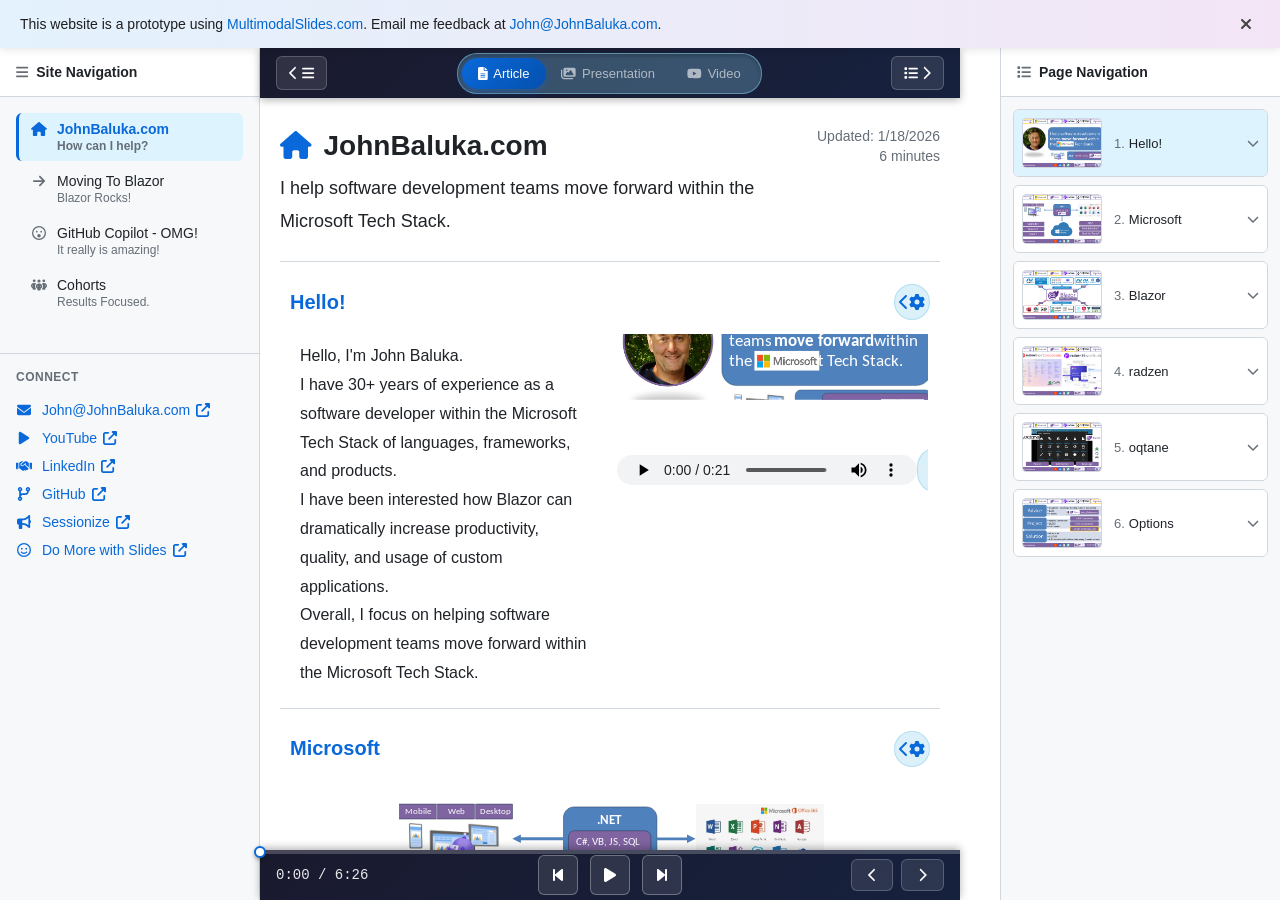
<file: index.htm>
<!DOCTYPE html>
<html>
<head>
    <title>JohnBaluka.com - Home</title>
    <meta charset="utf-8" />
    <meta name="description" content="I help software development teams move forward within the Microsoft Tech Stack." />
    <meta property="og:image" content="images/Slide1.png" />
    <meta property="og:icon" content="fa-home" />
    <meta property="og:title" content="JohnBaluka.com" />
    <meta property="og:phrase" content="How can I help?" />
    <meta property="og:description" content="I help software development teams move forward within the Microsoft Tech Stack." />
    <meta property="og:created" content="1/10/2026" />
    <meta property="og:updated" content="1/18/2026" />
    <meta property="og:version" content="6.0" />
    <link rel="stylesheet" href="https://fonts.googleapis.com/css2?family=Carlito&display=swap" />
    <link rel="stylesheet" href="libs/revealjs/5.0.5/reset.css" />
    <link rel="stylesheet" href="libs/revealjs/5.0.5/reveal.css" />
    <link rel="stylesheet" href="libs/revealjs/5.0.5/theme/white.css" id="theme" />
    <link rel="stylesheet" href="libs/font-awesome/6.5.1/css/all.min.css" />
    <link rel="stylesheet" href="styles.css" />
    <link rel="icon" href="favicon.ico" />
</head>
<body>
    <div class="reveal reveal1" id="reveal1" style="width: 1240px; height: 620px; aspect-ratio: 1240 / 620;">
        <div class="slides">
            <section id="slide1" data-transition="fade" data-menu-title="Hello!" data-viewBox="20 80 1240 570" data-width="1240" data-height="580" data-slide-position="right" data-slide-size="small" data-text-size="small">
                <svg class="r-stretch"
                    data-src="images/Slide1.svg"
                    data-cache="disabled"
                    data-js="enabled"
                    data-unique-ids="enabled"
                ></svg>
            </section>
        </div>
    </div>            
    <p id="slide1Notes">
        <span id="s1l1" class="line" data-section="slide1" data-type="narration" data-fragment-index="0" data-start="00.000" data-end="02.275" data-start-video="00.000" data-end-video="02.275">Hello, I'm John Baluka.</span>
        <br />
        <span id="s1l2" class="line" data-section="slide1" data-type="narration" data-fragment-index="1" data-start="02.275" data-end="09.357" data-start-video="02.275" data-end-video="09.357">I have 30+ years of experience as a software developer within the Microsoft Tech Stack of languages, frameworks, and products.</span>
        <br />
        <span id="s1l3" class="line" data-section="slide1" data-type="narration" data-fragment-index="2" data-start="09.357" data-end="15.836" data-start-video="09.357" data-end-video="15.836">I have been interested how Blazor can dramatically increase productivity, quality, and usage of custom applications.</span>
        <br />
        <span id="s1l4" class="line" data-section="slide1" data-type="narration" data-fragment-index="3" data-start="15.836" data-end="21.095" data-start-video="15.836" data-end-video="21.095">Overall, I focus on helping software development teams move forward within the Microsoft Tech Stack.</span>
        <br />
    </p>

    <div class="reveal reveal2" id="reveal2" style="width: 1240px; height: 620px; aspect-ratio: 1240 / 620;">
        <div class="slides">
            <section id="slide2" data-transition="fade" data-menu-title="Microsoft" data-viewBox="20 80 1240 570" data-width="1240" data-height="580" data-slide-position="center" data-slide-size="medium">
                <svg class="r-stretch"
                    data-src="images/Slide2.svg"
                    data-cache="disabled"
                    data-js="enabled"
                    data-unique-ids="enabled"
                ></svg>
            </section>
        </div>
    </div>
    <p id="slide2Notes">
        <span id="s2l1" class="line" data-section="slide2" data-type="narration" data-fragment-index="0" data-start="00.000" data-end="07.837" data-start-video="21.095" data-end-video="28.932">The Microsoft .NET framework, languages, and tools have been around for over 20 years and continue to evolve.</span>
        <br />
        <span id="s2l2" class="line" data-section="slide2" data-type="narration" data-fragment-index="1" data-start="07.837" data-end="15.881" data-start-video="28.932" data-end-video="36.976">In particular, Blazor is an excellent choice for most developers using .NET to create Web, Mobile, and Desktop applications.</span>
        <br />
        <span id="s2l3" class="line" data-section="slide2" data-type="narration" data-fragment-index="2" data-start="15.881" data-end="23.951" data-start-video="36.976" data-end-video="45.046">The Microsoft Office APIs can be tricky to utilize. There are many options to choose from when it comes to performance and capabilities.</span>
        <br />
        <span id="s2l4" class="line" data-section="slide2" data-type="narration" data-fragment-index="3" data-start="23.951" data-end="28.502" data-start-video="45.046" data-end-video="49.597">Many companies now rely on the cloud whether using Azure or AWS.</span>
        <br />
        <span id="s2l5" class="line" data-section="slide2" data-type="narration" data-fragment-index="4" data-start="28.502" data-end="36.548" data-start-video="49.597" data-end-video="57.643">With all these factors, deciding what and how to upgrade or rewrite, while being able to scale your applications, is critical to get right.</span>
        <br />
        <span id="s2l6" class="line" data-section="slide2" data-type="narration" data-fragment-index="5" data-start="36.548" data-end="47.309" data-start-video="57.643" data-end-video="68.404">You do not want to keep guessing your return on investment (ROI), whether the updated solution will be maintainable, and you want the best choice for the team that must support the applications moving forward.</span>
        <br />
    </p>

    <div class="reveal reveal3" id="reveal3" style="width: 1240px; height: 620px; aspect-ratio: 1240 / 620;">
        <div class="slides">
            <section id="slide3" data-transition="fade" data-menu-title="Blazor" data-viewBox="20 80 1240 570" data-width="1240" data-height="580" data-slide-position="center" data-slide-size="medium">
                <svg class="r-stretch"
                    data-src="images/Slide3.svg"
                    data-cache="disabled"
                    data-js="enabled"
                    data-unique-ids="enabled"
                ></svg>
            </section>
        </div>
    </div>
    <p id="slide3Notes">
        <span id="s3l1" class="line" data-section="slide3" data-type="narration" data-fragment-index="0" data-start="00.000" data-end="14.373" data-start-video="68.404" data-end-video="82.777">For those trying to figure out how to move forward within the Microsoft Tech Stack, Blazor is an excellent focal point due to its benefits of creating mobile, web, and desktop applications for your users, to where, C# is already a superior language to use at the server.</span>
        <br />
        <span id="s3l2" class="line" data-section="slide3" data-type="narration" data-fragment-index="1" data-start="14.373" data-end="22.744" data-start-video="82.777" data-end-video="91.148">Many organizations are coming from using ASP.NET with either Web Forms or MVC, in which, moving to Blazor is a sensible choice.</span>
        <br />
        <span id="s3l3" class="line" data-section="slide3" data-type="narration" data-fragment-index="2" data-start="22.744" data-end="35.619" data-start-video="91.148" data-end-video="104.023">There are also many organizations that have legacy code written in Microsoft's Active Server Pages (ASP), Visual Basic (VB), or even Microsoft Access, in which again, moving to Blazor is a sensible choice.</span>
        <br />
        <span id="s3l4" class="line" data-section="slide3" data-type="narration" data-fragment-index="3" data-start="35.619" data-end="55.565" data-start-video="104.023" data-end-video="123.969">Many organizations have gone down the path of creating native desktop applications with Microsoft's Windows Forms or Windows Presentation Foundation (WPF), or they have gone down the path of creating native mobile applications with Xamarin or .NET Maui. Blazor provides a web development standard that can be applied to mobile, web, or desktop applications.</span>
        <br />
        <span id="s3l5" class="line" data-section="slide3" data-type="narration" data-fragment-index="4" data-start="55.565" data-end="84.219" data-start-video="123.969" data-end-video="152.623">One sad truth is that most organizations have gone down the path of a pure JavaScript development stack. On the server-side, organizations have sacrificed performance to use node.js with JavaScript, instead of, a compiled, and very performant, .NET application written in C#. On the client-side, organizations would choose React, Angular, or Vue.js, because they were the best options a few years ago. For organizations that prefer the Microsoft Tech Stack, Blazor is now usually the best choice.</span>
        <br />
        <span id="s3l6" class="line" data-section="slide3" data-type="narration" data-fragment-index="5" data-start="84.219" data-end="91.023" data-start-video="152.623" data-end-video="159.427">Blazor is also an excellent choice when developing to the new standard for Microsoft Office Add-Ins and Microsoft Teams.</span>
        <br />
        <span id="s3l7" class="line" data-section="slide3" data-type="narration" data-fragment-index="6" data-start="91.023" data-end="107.903" data-start-video="159.427" data-end-video="176.307">As you look to the future of User Interfaces, Microsoft is already preparing to release AI extensions to Microsoft Copilot, OpenAI's ChatGPT, Meta's Ollama, Google's Gemini, and many others. AI extensions standardize integration with various AI aspects like never before.</span>
        <br />
        <span id="s3l8" class="line" data-section="slide3" data-type="narration" data-fragment-index="7" data-start="107.903" data-end="114.382" data-start-video="176.307" data-end-video="182.786">When moving from ASP.NET or from other Microsoft legacy tech stacks, the process is a conversion.</span>
        <br />
        <span id="s3l9" class="line" data-section="slide3" data-type="narration" data-fragment-index="8" data-start="114.382" data-end="136.951" data-start-video="182.786" data-end-video="205.355">When moving from Microsoft's desktop or mobile developer stacks, or the any of the JavaScript frameworks, the process can be a "Hybrid" approach, to where you combine the Blazor and C# code base with the older code base. No matter which codebase you are coming from, or evolving, software development teams should take an iterative approach and deliver updates frequently. I can help with all these aspects.</span>
        <br />
    </p>

    <div class="reveal reveal4" id="reveal4" style="width: 1240px; height: 620px; aspect-ratio: 1240 / 620;">
        <div class="slides">          
            <section id="slide4" data-transition="fade" data-menu-title="radzen" data-viewBox="20 80 1240 570" data-width="1240" data-height="580" data-slide-position="left" data-slide-size="small">
                <svg class="r-stretch"
                    data-src="images/Slide4.svg"
                    data-cache="disabled"
                    data-js="enabled"
                    data-unique-ids="enabled"
                ></svg>
            </section>
        </div>
    </div>
    <p id="slide4Notes">
        <span id="s4l1" class="line" data-section="slide4" data-type="narration" data-fragment-index="0" data-start="00.000" data-end="15.070" data-start-video="205.355" data-end-video="220.425">One of the best uses of Blazor is to adopt a component library. The radzen Blazor Studio provides a visual designer to build Blazor applications, and it provides the correct balance of visual editing of components and working with the C# code base.</span>
        <br />
        <span id="s4l2" class="line" data-section="slide4" data-type="narration" data-fragment-index="1" data-start="15.070" data-end="22.779" data-start-video="220.425" data-end-video="228.134">The radzen Blazor Components are the preferred components to use. Third-party and your custom components can be used in the designer as well.</span>
        <br />
        <span id="s4l3" class="line" data-section="slide4" data-type="narration" data-fragment-index="2" data-start="22.779" data-end="29.211" data-start-video="228.134" data-end-video="234.566">The radzen Blazor Components are Open Source and available on GitHub with a very permissible MIT License.</span>
        <br />
    </p>

    <div class="reveal reveal5" id="reveal5" style="width: 1240px; height: 620px; aspect-ratio: 1240 / 620;">
        <div class="slides">        
            <section id="slide5" data-transition="fade" data-menu-title="oqtane" data-viewBox="20 80 1240 570" data-width="1240" data-height="580" data-slide-position="center" data-slide-size="medium">
                <svg class="r-stretch"
                    data-src="images/Slide5.svg"
                    data-cache="disabled"
                    data-js="enabled"
                    data-unique-ids="enabled"
                ></svg>
            </section>
        </div>
    </div>
    <p id="slide5Notes">
        <span id="s5l1" class="line" data-section="slide5" data-type="narration" data-fragment-index="0" data-start="00.000" data-end="16.382" data-start-video="234.566" data-end-video="250.948">If you're tired of creating a new website for every Blazor web application, then Oqtane might be an excellent choice. Oqtane is a cross-platform Content Management System (CMS) and application framework for building modern web experiences on .NET and Blazor.</span>
        <br />
        <span id="s5l2" class="line" data-section="slide5" data-type="narration" data-fragment-index="1" data-start="16.382" data-end="21.838" data-start-video="250.948" data-end-video="256.404">Oqtane is Open Source and available on GitHub with a very permissible MIT License.</span>
        <br />
        <span id="s5l3" class="line" data-section="slide5" data-type="narration" data-fragment-index="2" data-start="21.838" data-end="28.828" data-start-video="256.404" data-end-video="263.394">Oqtane applications are composed of reusable web components providing a consistent and efficient development experience.</span>
        <br />
        <span id="s5l4" class="line" data-section="slide5" data-type="narration" data-fragment-index="3" data-start="28.828" data-end="38.847" data-start-video="263.394" data-end-video="273.413">Oqtane especially shines when it comes to administration. Common web site management aspects like User Management, Event Logs, and Multi-site Administration are all built-in.</span>
        <br />
        <span id="s5l5" class="line" data-section="slide5" data-type="narration" data-fragment-index="4" data-start="38.847" data-end="47.786" data-start-video="273.413" data-end-video="282.352">The combination of the Microsoft Tech Stack, Blazor, radzen and Oqtane will provide your organization great leverage to quickly and effectively achieve your goals.</span>
        <br />
    </p>

    <div class="reveal reveal6" id="reveal6" style="width: 1240px; height: 620px; aspect-ratio: 1240 / 620;">
        <div class="slides">         
            <section id="slide6" data-transition="fade" data-menu-title="Options" data-viewBox="20 80 1240 570" data-width="1240" data-height="580" data-slide-position="center" data-slide-size="medium">
                <svg class="r-stretch"
                    data-src="images/Slide6.svg"
                    data-cache="disabled"
                    data-js="enabled"
                    data-unique-ids="enabled"
                ></svg>
            </section>
        </div>
    </div>
    <p id="slide6Notes">
        <span id="s6l1" class="line" data-section="slide6" data-type="narration" data-fragment-index="0" data-start="00.000" data-end="02.473" data-start-video="282.352" data-end-video="284.825">I have three options for how we can work together.</span>
        <br />
        <span id="s6l2" class="line" data-section="slide6" data-type="narration" data-fragment-index="1" data-start="02.473" data-end="31.684" data-start-video="284.825" data-end-video="314.036">First, we could work together on an Advisory-based contract. This allows for 24/7 access to my 30+ years of experience that can be structured as coaching, training, small cohort, or consulting. It is like insurance for your software development team moving forward within the Microsoft Stack. For first-time clients, this is usually the best and safest choice. The price for an Advisory engagement is within four figures, and the average engagement usually spans across four weeks to get the results you expect.</span>
        <br />
        <span id="s6l3" class="line" data-section="slide6" data-type="narration" data-fragment-index="2" data-start="31.684" data-end="36.351" data-start-video="314.036" data-end-video="318.703">For something more specific to Blazor, check out my options at MovingToBlazor.com.</span>
        <br />
        <span id="s6l4" class="line" data-section="slide6" data-type="narration" data-fragment-index="3" data-start="36.351" data-end="51.165" data-start-video="318.703" data-end-video="333.517">Second, I offer a Project-based contract, to where, I would deliver a specific deliverable within how your platform is evolving. The price for a Project engagement is within five figures, and the target for deliverables usually span between four and twelve weeks.</span>
        <br />
        <span id="s6l5" class="line" data-section="slide6" data-type="narration" data-fragment-index="4" data-start="51.165" data-end="68.511" data-start-video="333.517" data-end-video="350.863">Third, the Solution-based contract is where I, and possibly others, simply "do it all". The price for a Solution engagement is within six figures, and the target for deliverables usually begins after four weeks. The duration of the creating, implementing, and transferring the solution usually takes six to twelve months.</span>
        <br />
        <span id="s6l6" class="line" data-section="slide6" data-type="narration" data-fragment-index="5" data-start="68.511" data-end="72.842" data-start-video="350.863" data-end-video="355.194">For everything I do, I provide a 100% guarantee for my work.</span>
        <br />
        <span id="s6l7" class="line" data-section="slide6" data-type="narration" data-fragment-index="6" data-start="72.842" data-end="76.928" data-start-video="355.194" data-end-video="359.280">I always start with a Free Consultation to see if there is a good fit.</span>
        <br />
        <span id="s6l8" class="line" data-section="slide6" data-type="narration" data-fragment-index="7" data-start="76.928" data-end="104.258" data-start-video="359.280" data-end-video="386.610">To start the conversation, email me at John@JohnBaluka.com. I look forward to hearing from you. Also feel free to check out my YouTube channel, connect with me on LinkedIn, check out my GitHub repository, see my available presentations and workshops on Sessionize.com for conferences and meetups, go to MovingToBlazor.com to see more options, or go to MultimodalSlides.com to learn more about my side project that is also getting written in Blazor.</span>
        <br />
    </p>

    <!-- https://github.com/FortAwesome/Font-Awesome -->
    <script src="libs/font-awesome/6.5.1/js/all.min.js"></script>
    <!-- https://github.com/shubhamjain/svg-loader -->
    <script src="libs/svg-loader/svg-loader.min.js" async></script>
    <script type="module" src="articleScripts.js"></script>
</body>
</html>
</file>
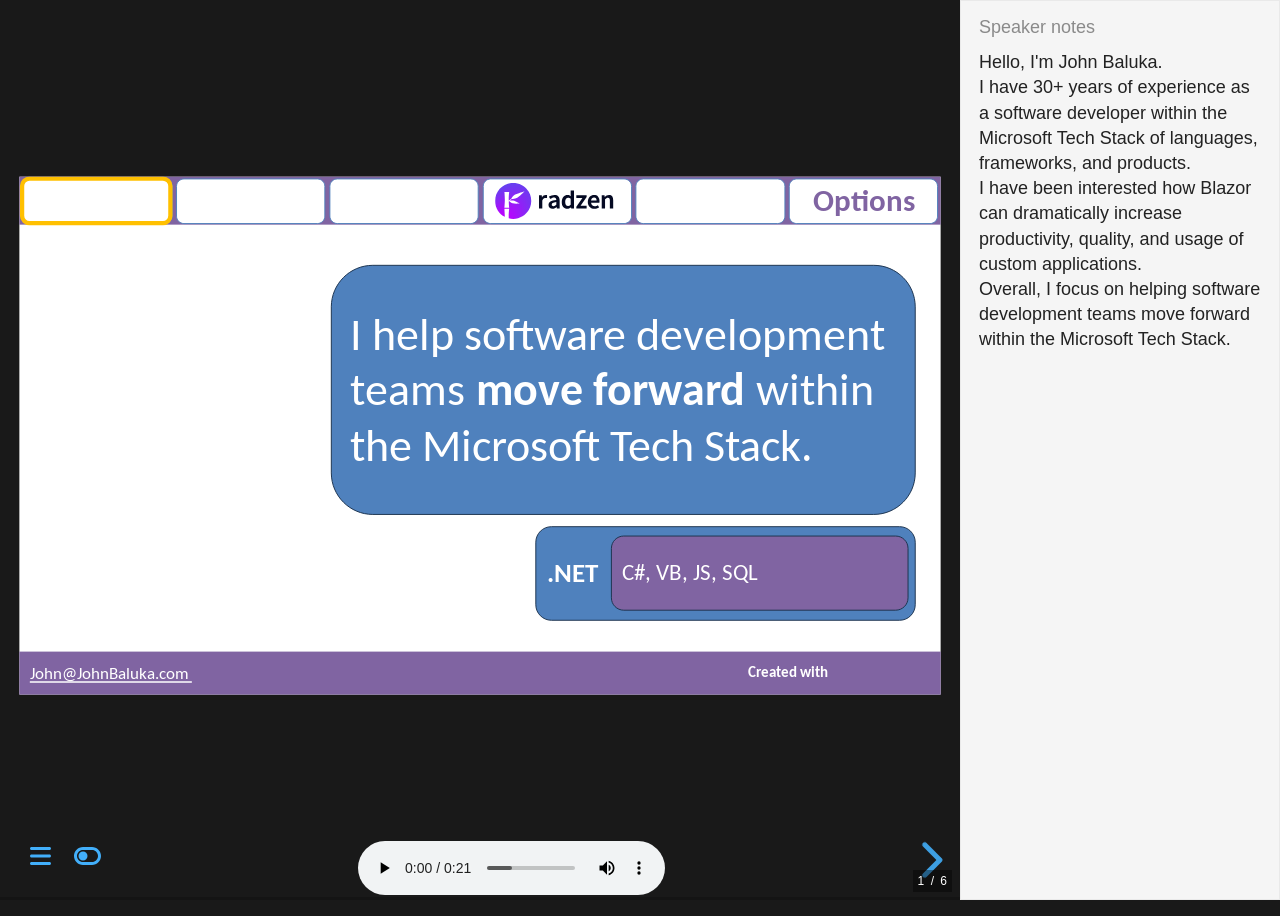
<file: slides.htm>
<!DOCTYPE html>
<html>
<head>
    <title>JohnBaluka.com</title>
    <meta charset="utf-8" />
    <meta name="description" content="I help software development teams move forward within the Microsoft Tech Stack." />
    <meta property="og:image" content="images/Slide1.png" />
    <meta property="og:title" content="JohnBaluka.com" />
    <meta property="og:description" content="I help software development teams move forward within the Microsoft Tech Stack." />
    <link rel="stylesheet" href="https://fonts.googleapis.com/css2?family=Carlito&display=swap" />
    <link rel="stylesheet" href="libs/revealjs/5.0.5/reset.css" />
    <link rel="stylesheet" href="libs/revealjs/5.0.5/reveal.css" />
    <link rel="stylesheet" href="libs/revealjs/5.0.5/theme/black.css" id="theme" />
    <link rel="stylesheet" href="libs/font-awesome/6.5.1/css/all.min.css" />
    <link rel="stylesheet" href="libs/revealjs/plugins/menu/menu.css" />
    <link rel="stylesheet" href="libs/revealjs/plugins/customcontrols/style.css" />
    <link rel="stylesheet" href="styles.css" />
    <link rel="icon" href="favicon.ico" />
</head>
<body>
    <div class="reveal" id="rootReveal">
        <div class="slides">
            <section id="slide1" data-transition="fade" data-menu-title="Home">
                <svg class="r-stretch"
                    data-src="images/Slide1.svg"
                    data-cache="disabled"
                    data-js="enabled"
                    data-unique-ids="enabled"
                ></svg>
                <aside class="notes">
                    <span id="s1l1" class="line" data-section="slide1" data-type="narration" data-fragment-index="0" data-start="00.000" data-end="02.275" data-start-video="00.000" data-end-video="02.275">Hello, I'm John Baluka.</span>
                    <br />
                    <span id="s1l2" class="line" data-section="slide1" data-type="narration" data-fragment-index="1" data-start="02.275" data-end="09.357" data-start-video="02.275" data-end-video="09.357">I have 30+ years of experience as a software developer within the Microsoft Tech Stack of languages, frameworks, and products.</span>
                    <br />
                    <span id="s1l3" class="line" data-section="slide1" data-type="narration" data-fragment-index="2" data-start="09.357" data-end="15.836" data-start-video="09.357" data-end-video="15.836">I have been interested how Blazor can dramatically increase productivity, quality, and usage of custom applications.</span>
                    <br />
                    <span id="s1l4" class="line" data-section="slide1" data-type="narration" data-fragment-index="3" data-start="15.836" data-end="21.095" data-start-video="15.836" data-end-video="21.095">Overall, I focus on helping software development teams move forward within the Microsoft Tech Stack.</span>
                    <br />
                </aside>
            </section>
            <section id="slide2" data-transition="fade" data-menu-title="Microsoft">
                <svg class="r-stretch"
                    data-src="images/Slide2.svg"
                    data-cache="disabled"
                    data-js="enabled"
                    data-unique-ids="enabled"
                ></svg>
                <aside class="notes">
                    <span id="s2l1" class="line" data-section="slide2" data-type="narration" data-fragment-index="0" data-start="00.000" data-end="07.837" data-start-video="21.095" data-end-video="28.932">The Microsoft .NET framework, languages, and tools have been around for over 20 years and continue to evolve.</span>
                    <br />
                    <span id="s2l2" class="line" data-section="slide2" data-type="narration" data-fragment-index="1" data-start="07.837" data-end="15.881" data-start-video="28.932" data-end-video="36.976">In particular, Blazor is an excellent choice for most developers using .NET to create Web, Mobile, and Desktop applications.</span>
                    <br />
                    <span id="s2l3" class="line" data-section="slide2" data-type="narration" data-fragment-index="2" data-start="15.881" data-end="23.951" data-start-video="36.976" data-end-video="45.046">The Microsoft Office APIs can be tricky to utilize. There are many options to choose from when it comes to performance and capabilities.</span>
                    <br />
                    <span id="s2l4" class="line" data-section="slide2" data-type="narration" data-fragment-index="3" data-start="23.951" data-end="28.502" data-start-video="45.046" data-end-video="49.597">Many companies now rely on the cloud whether using Azure or AWS.</span>
                    <br />
                    <span id="s2l5" class="line" data-section="slide2" data-type="narration" data-fragment-index="4" data-start="28.502" data-end="36.548" data-start-video="49.597" data-end-video="57.643">With all these factors, deciding what and how to upgrade or rewrite, while being able to scale your applications, is critical to get right.</span>
                    <br />
                    <span id="s2l6" class="line" data-section="slide2" data-type="narration" data-fragment-index="5" data-start="36.548" data-end="47.309" data-start-video="57.643" data-end-video="68.404">You do not want to keep guessing your return on investment (ROI), whether the updated solution will be maintainable, and you want the best choice for the team that must support the applications moving forward.</span>
                    <br />
                </aside>
            </section>
            <section id="slide3" data-transition="fade" data-menu-title="Blazor">
                <svg class="r-stretch"
                    data-src="images/Slide3.svg"
                    data-cache="disabled"
                    data-js="enabled"
                    data-unique-ids="enabled"
                ></svg>
                <aside class="notes">
                    <span id="s3l1" class="line" data-section="slide3" data-type="narration" data-fragment-index="0" data-start="00.000" data-end="14.373" data-start-video="47.309" data-end-video="61.682">For those trying to figure out how to move forward within the Microsoft Tech Stack, Blazor is an excellent focal point due to its benefits of creating mobile, web, and desktop applications for your users, to where, C# is already a superior language to use at the server.</span>
                    <br />
                    <span id="s3l2" class="line" data-section="slide3" data-type="narration" data-fragment-index="1" data-start="14.373" data-end="22.744" data-start-video="61.682" data-end-video="70.053">Many organizations are coming from using ASP.NET with either Web Forms or MVC, in which, moving to Blazor is a sensible choice.</span>
                    <br />
                    <span id="s3l3" class="line" data-section="slide3" data-type="narration" data-fragment-index="2" data-start="22.744" data-end="35.619" data-start-video="70.053" data-end-video="82.928">There are also many organizations that have legacy code written in Microsoft's Active Server Pages (ASP), Visual Basic (VB), or even Microsoft Access, in which again, moving to Blazor is a sensible choice.</span>
                    <br />
                    <span id="s3l4" class="line" data-section="slide3" data-type="narration" data-fragment-index="3" data-start="35.619" data-end="55.565" data-start-video="82.928" data-end-video="102.874">Many organizations have gone down the path of creating native desktop applications with Microsoft's Windows Forms or Windows Presentation Foundation (WPF), or they have gone down the path of creating native mobile applications with Xamarin or .NET Maui. Blazor provides a web development standard that can be applied to mobile, web, or desktop applications.</span>
                    <br />
                    <span id="s3l5" class="line" data-section="slide3" data-type="narration" data-fragment-index="4" data-start="55.565" data-end="84.219" data-start-video="102.874" data-end-video="131.528">One sad truth is that most organizations have gone down the path of a pure JavaScript development stack. On the server-side, organizations have sacrificed performance to use node.js with JavaScript, instead of, a compiled, and very performant, .NET application written in C#. On the client-side, organizations would choose React, Angular, or Vue.js, because they were the best options a few years ago. For organizations that prefer the Microsoft Tech Stack, Blazor is now usually the best choice.</span>
                    <br />
                    <span id="s3l6" class="line" data-section="slide3" data-type="narration" data-fragment-index="5" data-start="84.219" data-end="91.023" data-start-video="131.528" data-end-video="138.332">Blazor is also an excellent choice when developing to the new standard for Microsoft Office Add-Ins and Microsoft Teams.</span>
                    <br />
                    <span id="s3l7" class="line" data-section="slide3" data-type="narration" data-fragment-index="6" data-start="91.023" data-end="107.903" data-start-video="138.332" data-end-video="155.212">As you look to the future of User Interfaces, Microsoft is already preparing to release AI extensions to Microsoft Copilot, OpenAI's ChatGPT, Meta's Ollama, Google's Gemini, and many others. AI extensions standardize integration with various AI aspects like never before.</span>
                    <br />
                    <span id="s3l8" class="line" data-section="slide3" data-type="narration" data-fragment-index="7" data-start="107.903" data-end="114.382" data-start-video="155.212" data-end-video="161.691">When moving from ASP.NET or from other Microsoft legacy tech stacks, the process is a conversion.</span>
                    <br />
                    <span id="s3l9" class="line" data-section="slide3" data-type="narration" data-fragment-index="8" data-start="114.382" data-end="136.951" data-start-video="161.691" data-end-video="184.260">When moving from Microsoft's desktop or mobile developer stacks, or the any of the JavaScript frameworks, the process can be a "Hybrid" approach, to where you combine the Blazor and C# code base with the older code base. No matter which codebase you are coming from, or evolving, software development teams should take an iterative approach and deliver updates frequently. I can help with all these aspects.</span>
                    <br />
                </aside>
            </section>
            <section id="slide4" data-transition="fade" data-menu-title="radzen">
                <svg class="r-stretch"
                    data-src="images/Slide4.svg"
                    data-cache="disabled"
                    data-js="enabled"
                    data-unique-ids="enabled"
                ></svg>
                <aside class="notes">
                    <span id="s4l1" class="line" data-section="slide4" data-type="narration" data-fragment-index="0" data-start="00.000" data-end="15.070" data-start-video="136.951" data-end-video="152.021">One of the best uses of Blazor is to adopt a component library. The radzen Blazor Studio provides a visual designer to build Blazor applications, and it provides the correct balance of visual editing of components and working with the C# code base.</span>
                    <br />
                    <span id="s4l2" class="line" data-section="slide4" data-type="narration" data-fragment-index="1" data-start="15.070" data-end="22.779" data-start-video="152.021" data-end-video="159.730">The radzen Blazor Components are the preferred components to use. Third-party and your custom components can be used in the designer as well.</span>
                    <br />
                    <span id="s4l3" class="line" data-section="slide4" data-type="narration" data-fragment-index="2" data-start="22.779" data-end="29.211" data-start-video="159.730" data-end-video="166.162">The radzen Blazor Components are Open Source and available on GitHub with a very permissible MIT License.</span>
                    <br />
                </aside>
            </section>
            <section id="slide5" data-transition="fade" data-menu-title="oqtane">
                <svg class="r-stretch"
                    data-src="images/Slide5.svg"
                    data-cache="disabled"
                    data-js="enabled"
                    data-unique-ids="enabled"
                ></svg>
                <aside class="notes">
                    <span id="s5l1" class="line" data-section="slide5" data-type="narration" data-fragment-index="0" data-start="00.000" data-end="16.382" data-start-video="29.211" data-end-video="45.593">If you're tired of creating a new website for every Blazor web application, then Oqtane might be an excellent choice. Oqtane is a cross-platform Content Management System (CMS) and application framework for building modern web experiences on .NET and Blazor.</span>
                    <br />
                    <span id="s5l2" class="line" data-section="slide5" data-type="narration" data-fragment-index="1" data-start="16.382" data-end="21.838" data-start-video="45.593" data-end-video="51.049">Oqtane is Open Source and available on GitHub with a very permissible MIT License.</span>
                    <br />
                    <span id="s5l3" class="line" data-section="slide5" data-type="narration" data-fragment-index="2" data-start="21.838" data-end="28.828" data-start-video="51.049" data-end-video="58.039">Oqtane applications are composed of reusable web components providing a consistent and efficient development experience.</span>
                    <br />
                    <span id="s5l4" class="line" data-section="slide5" data-type="narration" data-fragment-index="3" data-start="28.828" data-end="38.847" data-start-video="58.039" data-end-video="68.058">Oqtane especially shines when it comes to administration. Common web site management aspects like User Management, Event Logs, and Multi-site Administration are all built-in.</span>
                    <br />
                    <span id="s5l5" class="line" data-section="slide5" data-type="narration" data-fragment-index="4" data-start="38.847" data-end="47.786" data-start-video="68.058" data-end-video="76.997">The combination of the Microsoft Tech Stack, Blazor, radzen and Oqtane will provide your organization great leverage to quickly and effectively achieve your goals.</span>
                    <br />
                </aside>
            </section>
            <section id="slide6" data-transition="fade" data-menu-title="Options">
                <svg class="r-stretch"
                    data-src="images/Slide6.svg"
                    data-cache="disabled"
                    data-js="enabled"
                    data-unique-ids="enabled"
                ></svg>
                <aside class="notes">
                    <span id="s6l1" class="line" data-section="slide6" data-type="narration" data-fragment-index="0" data-start="00.000" data-end="02.473" data-start-video="47.786" data-end-video="50.259">I have three options for how we can work together.</span>
                    <br />
                    <span id="s6l2" class="line" data-section="slide6" data-type="narration" data-fragment-index="1" data-start="02.473" data-end="31.684" data-start-video="50.259" data-end-video="79.470">First, we could work together on an Advisory-based contract. This allows for 24/7 access to my 30+ years of experience that can be structured as coaching, training, small cohort, or consulting. It is like insurance for your software development team moving forward within the Microsoft Stack. For first-time clients, this is usually the best and safest choice. The price for an Advisory engagement is within four figures, and the average engagement usually spans across four weeks to get the results you expect.</span>
                    <br />
                    <span id="s6l3" class="line" data-section="slide6" data-type="narration" data-fragment-index="2" data-start="31.684" data-end="36.351" data-start-video="79.470" data-end-video="84.137">For something more specific to Blazor, check out my options at MovingToBlazor.com.</span>
                    <br />
                    <span id="s6l4" class="line" data-section="slide6" data-type="narration" data-fragment-index="3" data-start="36.351" data-end="51.165" data-start-video="84.137" data-end-video="98.951">Second, I offer a Project-based contract, to where, I would deliver a specific deliverable within how your platform is evolving. The price for a Project engagement is within five figures, and the target for deliverables usually span between four and twelve weeks.</span>
                    <br />
                    <span id="s6l5" class="line" data-section="slide6" data-type="narration" data-fragment-index="4" data-start="51.165" data-end="68.511" data-start-video="98.951" data-end-video="116.297">Third, the Solution-based contract is where I, and possibly others, simply "do it all". The price for a Solution engagement is within six figures, and the target for deliverables usually begins after four weeks. The duration of the creating, implementing, and transferring the solution usually takes six to twelve months.</span>
                    <br />
                    <span id="s6l6" class="line" data-section="slide6" data-type="narration" data-fragment-index="5" data-start="68.511" data-end="72.842" data-start-video="116.297" data-end-video="120.628">For everything I do, I provide a 100% guarantee for my work.</span>
                    <br />
                    <span id="s6l7" class="line" data-section="slide6" data-type="narration" data-fragment-index="6" data-start="72.842" data-end="76.928" data-start-video="120.628" data-end-video="124.714">I always start with a Free Consultation to see if there is a good fit.</span>
                    <br />
                    <span id="s6l8" class="line" data-section="slide6" data-type="narration" data-fragment-index="7" data-start="76.928" data-end="104.258" data-start-video="124.714" data-end-video="152.044">To start the conversation, email me at John@JohnBaluka.com. I look forward to hearing from you. Also feel free to check out my YouTube channel, connect with me on LinkedIn, check out my GitHub repository, see my available presentations and workshops on Sessionize.com for conferences and meetups, go to MovingToBlazor.com to see more options, or go to MultimodalSlides.com to learn more about my side project that is also getting written in Blazor.</span>
                    <br />
                </aside>
            </section>
        </div>
    </div>
    <!-- https://github.com/hakimel/reveal.js -->
    <script src="libs/revealjs/5.0.5/reveal.js"></script>
    <script src="libs/revealjs/5.0.5/plugin/zoom/zoom.js"></script>
    <script src="libs/revealjs/5.0.5/plugin/notes/notes.js"></script>
    <script src="libs/revealjs/5.0.5/plugin/search/search.js"></script>
    <script src="libs/revealjs/5.0.5/plugin/highlight/highlight.js"></script>
    <!-- https://github.com/FortAwesome/Font-Awesome -->
    <script src="libs/font-awesome/6.5.1/js/all.min.js"></script>
    <!-- https://github.com/denehyg/reveal.js-menu -->
    <script src="libs/revealjs/plugins/menu/menu.js"></script>
    <!-- https://github.com/rajgoel/reveal.js-plugins/ -->
    <script src="libs/revealjs/plugins/customcontrols/plugin.js"></script>
    <!-- audio-slideshow -->
    <script src="libs/revealjs/plugins/audio-slideshow/plugin.js"></script>
    <!-- https://github.com/shubhamjain/svg-loader -->
    <script src="libs/svg-loader/svg-loader.min.js" async></script>
    <script src="scripts.js"></script>
</body>
</html>
</file>
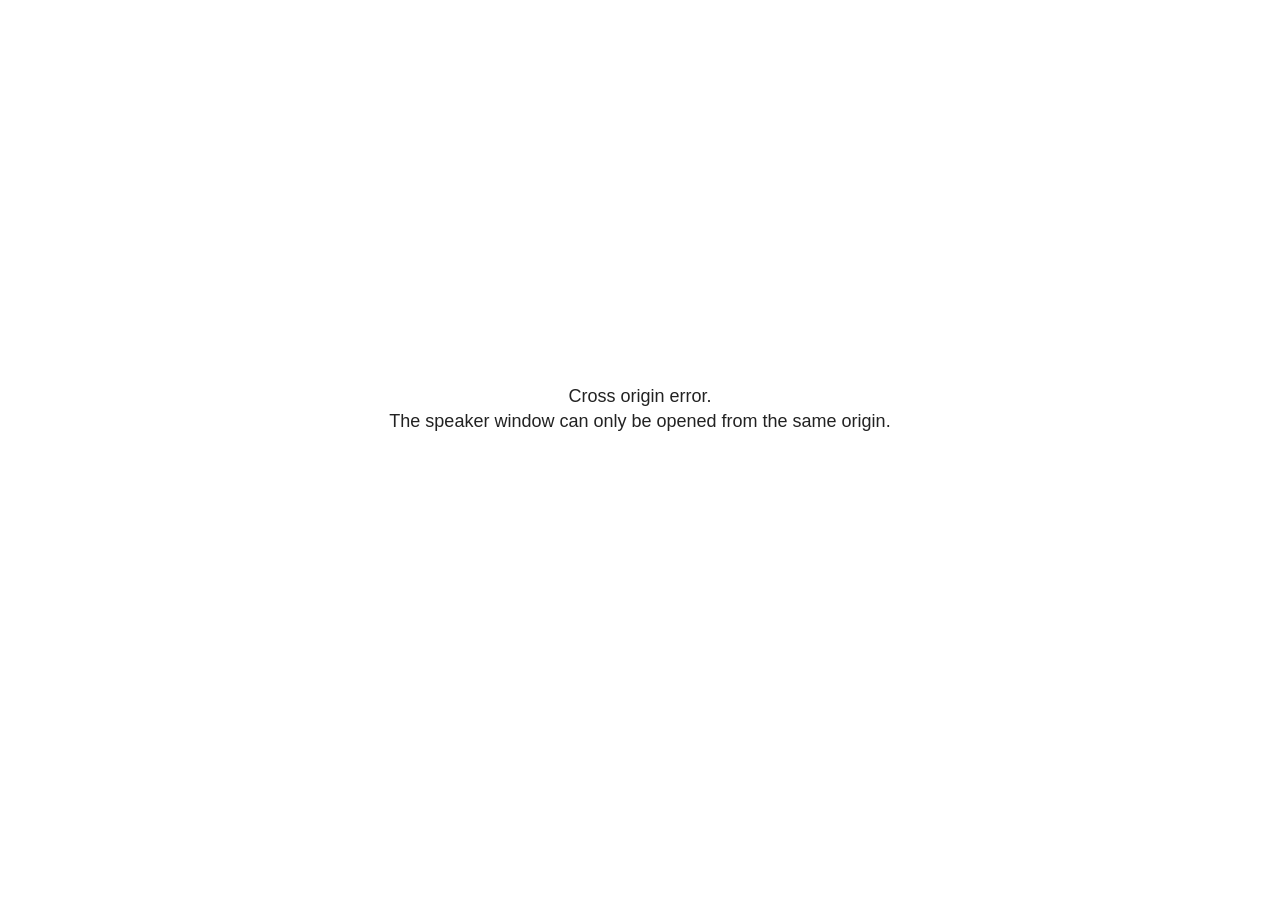
<file: libs/revealjs/5.0.5/plugin/notes/speaker-view.html>
<!--
	NOTE: You need to build the notes plugin after making changes to this file.
-->
<html lang="en">
	<head>
		<meta charset="utf-8">

		<title>reveal.js - Speaker View</title>

		<style>
			body {
				font-family: Helvetica;
				font-size: 18px;
			}

			#current-slide,
			#upcoming-slide,
			#speaker-controls {
				padding: 6px;
				box-sizing: border-box;
				-moz-box-sizing: border-box;
			}

			#current-slide iframe,
			#upcoming-slide iframe {
				width: 100%;
				height: 100%;
				border: 1px solid #ddd;
			}

			#current-slide .label,
			#upcoming-slide .label {
				position: absolute;
				top: 10px;
				left: 10px;
				z-index: 2;
			}

			#connection-status {
				position: absolute;
				top: 0;
				left: 0;
				width: 100%;
				height: 100%;
				z-index: 20;
				padding: 30% 20% 20% 20%;
				font-size: 18px;
				color: #222;
				background: #fff;
				text-align: center;
				box-sizing: border-box;
				line-height: 1.4;
			}

			.overlay-element {
				height: 34px;
				line-height: 34px;
				padding: 0 10px;
				text-shadow: none;
				background: rgba( 220, 220, 220, 0.8 );
				color: #222;
				font-size: 14px;
			}

			.overlay-element.interactive:hover {
				background: rgba( 220, 220, 220, 1 );
			}

			#current-slide {
				position: absolute;
				width: 60%;
				height: 100%;
				top: 0;
				left: 0;
				padding-right: 0;
			}

			#upcoming-slide {
				position: absolute;
				width: 40%;
				height: 40%;
				right: 0;
				top: 0;
			}

			/* Speaker controls */
			#speaker-controls {
				position: absolute;
				top: 40%;
				right: 0;
				width: 40%;
				height: 60%;
				overflow: auto;
				font-size: 18px;
			}

				.speaker-controls-time.hidden,
				.speaker-controls-notes.hidden {
					display: none;
				}

				.speaker-controls-time .label,
				.speaker-controls-pace .label,
				.speaker-controls-notes .label {
					text-transform: uppercase;
					font-weight: normal;
					font-size: 0.66em;
					color: #666;
					margin: 0;
				}

				.speaker-controls-time, .speaker-controls-pace {
					border-bottom: 1px solid rgba( 200, 200, 200, 0.5 );
					margin-bottom: 10px;
					padding: 10px 16px;
					padding-bottom: 20px;
					cursor: pointer;
				}

				.speaker-controls-time .reset-button {
					opacity: 0;
					float: right;
					color: #666;
					text-decoration: none;
				}
				.speaker-controls-time:hover .reset-button {
					opacity: 1;
				}

				.speaker-controls-time .timer,
				.speaker-controls-time .clock {
					width: 50%;
				}

				.speaker-controls-time .timer,
				.speaker-controls-time .clock,
				.speaker-controls-time .pacing .hours-value,
				.speaker-controls-time .pacing .minutes-value,
				.speaker-controls-time .pacing .seconds-value {
					font-size: 1.9em;
				}

				.speaker-controls-time .timer {
					float: left;
				}

				.speaker-controls-time .clock {
					float: right;
					text-align: right;
				}

				.speaker-controls-time span.mute {
					opacity: 0.3;
				}

				.speaker-controls-time .pacing-title {
					margin-top: 5px;
				}

				.speaker-controls-time .pacing.ahead {
					color: blue;
				}

				.speaker-controls-time .pacing.on-track {
					color: green;
				}

				.speaker-controls-time .pacing.behind {
					color: red;
				}

				.speaker-controls-notes {
					padding: 10px 16px;
				}

				.speaker-controls-notes .value {
					margin-top: 5px;
					line-height: 1.4;
					font-size: 1.2em;
				}

			/* Layout selector */
			#speaker-layout {
				position: absolute;
				top: 10px;
				right: 10px;
				color: #222;
				z-index: 10;
			}
				#speaker-layout select {
					position: absolute;
					width: 100%;
					height: 100%;
					top: 0;
					left: 0;
					border: 0;
					box-shadow: 0;
					cursor: pointer;
					opacity: 0;

					font-size: 1em;
					background-color: transparent;

					-moz-appearance: none;
					-webkit-appearance: none;
					-webkit-tap-highlight-color: rgba(0, 0, 0, 0);
				}

				#speaker-layout select:focus {
					outline: none;
					box-shadow: none;
				}

			.clear {
				clear: both;
			}

			/* Speaker layout: Wide */
			body[data-speaker-layout="wide"] #current-slide,
			body[data-speaker-layout="wide"] #upcoming-slide {
				width: 50%;
				height: 45%;
				padding: 6px;
			}

			body[data-speaker-layout="wide"] #current-slide {
				top: 0;
				left: 0;
			}

			body[data-speaker-layout="wide"] #upcoming-slide {
				top: 0;
				left: 50%;
			}

			body[data-speaker-layout="wide"] #speaker-controls {
				top: 45%;
				left: 0;
				width: 100%;
				height: 50%;
				font-size: 1.25em;
			}

			/* Speaker layout: Tall */
			body[data-speaker-layout="tall"] #current-slide,
			body[data-speaker-layout="tall"] #upcoming-slide {
				width: 45%;
				height: 50%;
				padding: 6px;
			}

			body[data-speaker-layout="tall"] #current-slide {
				top: 0;
				left: 0;
			}

			body[data-speaker-layout="tall"] #upcoming-slide {
				top: 50%;
				left: 0;
			}

			body[data-speaker-layout="tall"] #speaker-controls {
				padding-top: 40px;
				top: 0;
				left: 45%;
				width: 55%;
				height: 100%;
				font-size: 1.25em;
			}

			/* Speaker layout: Notes only */
			body[data-speaker-layout="notes-only"] #current-slide,
			body[data-speaker-layout="notes-only"] #upcoming-slide {
				display: none;
			}

			body[data-speaker-layout="notes-only"] #speaker-controls {
				padding-top: 40px;
				top: 0;
				left: 0;
				width: 100%;
				height: 100%;
				font-size: 1.25em;
			}

			@media screen and (max-width: 1080px) {
				body[data-speaker-layout="default"] #speaker-controls {
					font-size: 16px;
				}
			}

			@media screen and (max-width: 900px) {
				body[data-speaker-layout="default"] #speaker-controls {
					font-size: 14px;
				}
			}

			@media screen and (max-width: 800px) {
				body[data-speaker-layout="default"] #speaker-controls {
					font-size: 12px;
				}
			}

		</style>
	</head>

	<body>

		<div id="connection-status">Loading speaker view...</div>

		<div id="current-slide"></div>
		<div id="upcoming-slide"><span class="overlay-element label">Upcoming</span></div>
		<div id="speaker-controls">
			<div class="speaker-controls-time">
				<h4 class="label">Time <span class="reset-button">Click to Reset</span></h4>
				<div class="clock">
					<span class="clock-value">0:00 AM</span>
				</div>
				<div class="timer">
					<span class="hours-value">00</span><span class="minutes-value">:00</span><span class="seconds-value">:00</span>
				</div>
				<div class="clear"></div>

				<h4 class="label pacing-title" style="display: none">Pacing – Time to finish current slide</h4>
				<div class="pacing" style="display: none">
					<span class="hours-value">00</span><span class="minutes-value">:00</span><span class="seconds-value">:00</span>
				</div>
			</div>

			<div class="speaker-controls-notes hidden">
				<h4 class="label">Notes</h4>
				<div class="value"></div>
			</div>
		</div>
		<div id="speaker-layout" class="overlay-element interactive">
			<span class="speaker-layout-label"></span>
			<select class="speaker-layout-dropdown"></select>
		</div>

		<script>

			(function() {

				var notes,
					notesValue,
					currentState,
					currentSlide,
					upcomingSlide,
					layoutLabel,
					layoutDropdown,
					pendingCalls = {},
					lastRevealApiCallId = 0,
					connected = false

				var connectionStatus = document.querySelector( '#connection-status' );

				var SPEAKER_LAYOUTS = {
					'default': 'Default',
					'wide': 'Wide',
					'tall': 'Tall',
					'notes-only': 'Notes only'
				};

				setupLayout();

				let openerOrigin;

				try {
					openerOrigin = window.opener.location.origin;
				}
				catch ( error ) { console.warn( error ) }

				// In order to prevent XSS, the speaker view will only run if its
				// opener has the same origin as itself
				if( window.location.origin !== openerOrigin ) {
					connectionStatus.innerHTML = 'Cross origin error.<br>The speaker window can only be opened from the same origin.';
					return;
				}

				var connectionTimeout = setTimeout( function() {
					connectionStatus.innerHTML = 'Error connecting to main window.<br>Please try closing and reopening the speaker view.';
				}, 5000 );

				window.addEventListener( 'message', function( event ) {

					// Validate the origin of all messages to avoid parsing messages
					// that aren't meant for us. Ignore when running off file:// so
					// that the speaker view continues to work without a web server.
					if( window.location.origin !== event.origin && window.location.origin !== 'file://' ) {
						return
					}

					clearTimeout( connectionTimeout );
					connectionStatus.style.display = 'none';

					var data = JSON.parse( event.data );

					// The overview mode is only useful to the reveal.js instance
					// where navigation occurs so we don't sync it
					if( data.state ) delete data.state.overview;

					// Messages sent by the notes plugin inside of the main window
					if( data && data.namespace === 'reveal-notes' ) {
						if( data.type === 'connect' ) {
							handleConnectMessage( data );
						}
						else if( data.type === 'state' ) {
							handleStateMessage( data );
						}
						else if( data.type === 'return' ) {
							pendingCalls[data.callId](data.result);
							delete pendingCalls[data.callId];
						}
					}
					// Messages sent by the reveal.js inside of the current slide preview
					else if( data && data.namespace === 'reveal' ) {
						if( /ready/.test( data.eventName ) ) {
							// Send a message back to notify that the handshake is complete
							window.opener.postMessage( JSON.stringify({ namespace: 'reveal-notes', type: 'connected'} ), '*' );
						}
						else if( /slidechanged|fragmentshown|fragmenthidden|paused|resumed/.test( data.eventName ) && currentState !== JSON.stringify( data.state ) ) {

							dispatchStateToMainWindow( data.state );

						}
					}

				} );

				/**
				 * Updates the presentation in the main window to match the state
				 * of the presentation in the notes window.
				 */
				const dispatchStateToMainWindow = debounce(( state ) => {
					window.opener.postMessage( JSON.stringify({ method: 'setState', args: [ state ]} ), '*' );
				}, 500);

				/**
				 * Asynchronously calls the Reveal.js API of the main frame.
				 */
				function callRevealApi( methodName, methodArguments, callback ) {

					var callId = ++lastRevealApiCallId;
					pendingCalls[callId] = callback;
					window.opener.postMessage( JSON.stringify( {
						namespace: 'reveal-notes',
						type: 'call',
						callId: callId,
						methodName: methodName,
						arguments: methodArguments
					} ), '*' );

				}

				/**
				 * Called when the main window is trying to establish a
				 * connection.
				 */
				function handleConnectMessage( data ) {

					if( connected === false ) {
						connected = true;

						setupIframes( data );
						setupKeyboard();
						setupNotes();
						setupTimer();
						setupHeartbeat();
					}

				}

				/**
				 * Called when the main window sends an updated state.
				 */
				function handleStateMessage( data ) {

					// Store the most recently set state to avoid circular loops
					// applying the same state
					currentState = JSON.stringify( data.state );

					// No need for updating the notes in case of fragment changes
					if ( data.notes ) {
						notes.classList.remove( 'hidden' );
						notesValue.style.whiteSpace = data.whitespace;
						if( data.markdown ) {
							notesValue.innerHTML = marked( data.notes );
						}
						else {
							notesValue.innerHTML = data.notes;
						}
					}
					else {
						notes.classList.add( 'hidden' );
					}

					// Update the note slides
					currentSlide.contentWindow.postMessage( JSON.stringify({ method: 'setState', args: [ data.state ] }), '*' );
					upcomingSlide.contentWindow.postMessage( JSON.stringify({ method: 'setState', args: [ data.state ] }), '*' );
					upcomingSlide.contentWindow.postMessage( JSON.stringify({ method: 'next' }), '*' );

				}

				// Limit to max one state update per X ms
				handleStateMessage = debounce( handleStateMessage, 200 );

				/**
				 * Forward keyboard events to the current slide window.
				 * This enables keyboard events to work even if focus
				 * isn't set on the current slide iframe.
				 *
				 * Block F5 default handling, it reloads and disconnects
				 * the speaker notes window.
				 */
				function setupKeyboard() {

					document.addEventListener( 'keydown', function( event ) {
						if( event.keyCode === 116 || ( event.metaKey && event.keyCode === 82 ) ) {
							event.preventDefault();
							return false;
						}
						currentSlide.contentWindow.postMessage( JSON.stringify({ method: 'triggerKey', args: [ event.keyCode ] }), '*' );
					} );

				}

				/**
				 * Creates the preview iframes.
				 */
				function setupIframes( data ) {

					var params = [
						'receiver',
						'progress=false',
						'history=false',
						'transition=none',
						'autoSlide=0',
						'backgroundTransition=none'
					].join( '&' );

					var urlSeparator = /\?/.test(data.url) ? '&' : '?';
					var hash = '#/' + data.state.indexh + '/' + data.state.indexv;
					var currentURL = data.url + urlSeparator + params + '&scrollActivationWidth=false&postMessageEvents=true' + hash;
					var upcomingURL = data.url + urlSeparator + params + '&scrollActivationWidth=false&controls=false' + hash;

					currentSlide = document.createElement( 'iframe' );
					currentSlide.setAttribute( 'width', 1280 );
					currentSlide.setAttribute( 'height', 1024 );
					currentSlide.setAttribute( 'src', currentURL );
					document.querySelector( '#current-slide' ).appendChild( currentSlide );

					upcomingSlide = document.createElement( 'iframe' );
					upcomingSlide.setAttribute( 'width', 640 );
					upcomingSlide.setAttribute( 'height', 512 );
					upcomingSlide.setAttribute( 'src', upcomingURL );
					document.querySelector( '#upcoming-slide' ).appendChild( upcomingSlide );

				}

				/**
				 * Setup the notes UI.
				 */
				function setupNotes() {

					notes = document.querySelector( '.speaker-controls-notes' );
					notesValue = document.querySelector( '.speaker-controls-notes .value' );

				}

				/**
				 * We send out a heartbeat at all times to ensure we can
				 * reconnect with the main presentation window after reloads.
				 */
				function setupHeartbeat() {

					setInterval( () => {
						window.opener.postMessage( JSON.stringify({ namespace: 'reveal-notes', type: 'heartbeat'} ), '*' );
					}, 1000 );

				}

				function getTimings( callback ) {

					callRevealApi( 'getSlidesAttributes', [], function ( slideAttributes ) {
						callRevealApi( 'getConfig', [], function ( config ) {
							var totalTime = config.totalTime;
							var minTimePerSlide = config.minimumTimePerSlide || 0;
							var defaultTiming = config.defaultTiming;
							if ((defaultTiming == null) && (totalTime == null)) {
								callback(null);
								return;
							}
							// Setting totalTime overrides defaultTiming
							if (totalTime) {
								defaultTiming = 0;
							}
							var timings = [];
							for ( var i in slideAttributes ) {
								var slide = slideAttributes[ i ];
								var timing = defaultTiming;
								if( slide.hasOwnProperty( 'data-timing' )) {
									var t = slide[ 'data-timing' ];
									timing = parseInt(t);
									if( isNaN(timing) ) {
										console.warn("Could not parse timing '" + t + "' of slide " + i + "; using default of " + defaultTiming);
										timing = defaultTiming;
									}
								}
								timings.push(timing);
							}
							if ( totalTime ) {
								// After we've allocated time to individual slides, we summarize it and
								// subtract it from the total time
								var remainingTime = totalTime - timings.reduce( function(a, b) { return a + b; }, 0 );
								// The remaining time is divided by the number of slides that have 0 seconds
								// allocated at the moment, giving the average time-per-slide on the remaining slides
								var remainingSlides = (timings.filter( function(x) { return x == 0 }) ).length
								var timePerSlide = Math.round( remainingTime / remainingSlides, 0 )
								// And now we replace every zero-value timing with that average
								timings = timings.map( function(x) { return (x==0 ? timePerSlide : x) } );
							}
							var slidesUnderMinimum = timings.filter( function(x) { return (x < minTimePerSlide) } ).length
							if ( slidesUnderMinimum ) {
								message = "The pacing time for " + slidesUnderMinimum + " slide(s) is under the configured minimum of " + minTimePerSlide + " seconds. Check the data-timing attribute on individual slides, or consider increasing the totalTime or minimumTimePerSlide configuration options (or removing some slides).";
								alert(message);
							}
							callback( timings );
						} );
					} );

				}

				/**
				 * Return the number of seconds allocated for presenting
				 * all slides up to and including this one.
				 */
				function getTimeAllocated( timings, callback ) {

					callRevealApi( 'getSlidePastCount', [], function ( currentSlide ) {
						var allocated = 0;
						for (var i in timings.slice(0, currentSlide + 1)) {
							allocated += timings[i];
						}
						callback( allocated );
					} );

				}

				/**
				 * Create the timer and clock and start updating them
				 * at an interval.
				 */
				function setupTimer() {

					var start = new Date(),
					timeEl = document.querySelector( '.speaker-controls-time' ),
					clockEl = timeEl.querySelector( '.clock-value' ),
					hoursEl = timeEl.querySelector( '.hours-value' ),
					minutesEl = timeEl.querySelector( '.minutes-value' ),
					secondsEl = timeEl.querySelector( '.seconds-value' ),
					pacingTitleEl = timeEl.querySelector( '.pacing-title' ),
					pacingEl = timeEl.querySelector( '.pacing' ),
					pacingHoursEl = pacingEl.querySelector( '.hours-value' ),
					pacingMinutesEl = pacingEl.querySelector( '.minutes-value' ),
					pacingSecondsEl = pacingEl.querySelector( '.seconds-value' );

					var timings = null;
					getTimings( function ( _timings ) {

						timings = _timings;
						if (_timings !== null) {
							pacingTitleEl.style.removeProperty('display');
							pacingEl.style.removeProperty('display');
						}

						// Update once directly
						_updateTimer();

						// Then update every second
						setInterval( _updateTimer, 1000 );

					} );


					function _resetTimer() {

						if (timings == null) {
							start = new Date();
							_updateTimer();
						}
						else {
							// Reset timer to beginning of current slide
							getTimeAllocated( timings, function ( slideEndTimingSeconds ) {
								var slideEndTiming = slideEndTimingSeconds * 1000;
								callRevealApi( 'getSlidePastCount', [], function ( currentSlide ) {
									var currentSlideTiming = timings[currentSlide] * 1000;
									var previousSlidesTiming = slideEndTiming - currentSlideTiming;
									var now = new Date();
									start = new Date(now.getTime() - previousSlidesTiming);
									_updateTimer();
								} );
							} );
						}

					}

					timeEl.addEventListener( 'click', function() {
						_resetTimer();
						return false;
					} );

					function _displayTime( hrEl, minEl, secEl, time) {

						var sign = Math.sign(time) == -1 ? "-" : "";
						time = Math.abs(Math.round(time / 1000));
						var seconds = time % 60;
						var minutes = Math.floor( time / 60 ) % 60 ;
						var hours = Math.floor( time / ( 60 * 60 )) ;
						hrEl.innerHTML = sign + zeroPadInteger( hours );
						if (hours == 0) {
							hrEl.classList.add( 'mute' );
						}
						else {
							hrEl.classList.remove( 'mute' );
						}
						minEl.innerHTML = ':' + zeroPadInteger( minutes );
						if (hours == 0 && minutes == 0) {
							minEl.classList.add( 'mute' );
						}
						else {
							minEl.classList.remove( 'mute' );
						}
						secEl.innerHTML = ':' + zeroPadInteger( seconds );
					}

					function _updateTimer() {

						var diff, hours, minutes, seconds,
						now = new Date();

						diff = now.getTime() - start.getTime();

						clockEl.innerHTML = now.toLocaleTimeString( 'en-US', { hour12: true, hour: '2-digit', minute:'2-digit' } );
						_displayTime( hoursEl, minutesEl, secondsEl, diff );
						if (timings !== null) {
							_updatePacing(diff);
						}

					}

					function _updatePacing(diff) {

						getTimeAllocated( timings, function ( slideEndTimingSeconds ) {
							var slideEndTiming = slideEndTimingSeconds * 1000;

							callRevealApi( 'getSlidePastCount', [], function ( currentSlide ) {
								var currentSlideTiming = timings[currentSlide] * 1000;
								var timeLeftCurrentSlide = slideEndTiming - diff;
								if (timeLeftCurrentSlide < 0) {
									pacingEl.className = 'pacing behind';
								}
								else if (timeLeftCurrentSlide < currentSlideTiming) {
									pacingEl.className = 'pacing on-track';
								}
								else {
									pacingEl.className = 'pacing ahead';
								}
								_displayTime( pacingHoursEl, pacingMinutesEl, pacingSecondsEl, timeLeftCurrentSlide );
							} );
						} );
					}

				}

				/**
				 * Sets up the speaker view layout and layout selector.
				 */
				function setupLayout() {

					layoutDropdown = document.querySelector( '.speaker-layout-dropdown' );
					layoutLabel = document.querySelector( '.speaker-layout-label' );

					// Render the list of available layouts
					for( var id in SPEAKER_LAYOUTS ) {
						var option = document.createElement( 'option' );
						option.setAttribute( 'value', id );
						option.textContent = SPEAKER_LAYOUTS[ id ];
						layoutDropdown.appendChild( option );
					}

					// Monitor the dropdown for changes
					layoutDropdown.addEventListener( 'change', function( event ) {

						setLayout( layoutDropdown.value );

					}, false );

					// Restore any currently persisted layout
					setLayout( getLayout() );

				}

				/**
				 * Sets a new speaker view layout. The layout is persisted
				 * in local storage.
				 */
				function setLayout( value ) {

					var title = SPEAKER_LAYOUTS[ value ];

					layoutLabel.innerHTML = 'Layout' + ( title ? ( ': ' + title ) : '' );
					layoutDropdown.value = value;

					document.body.setAttribute( 'data-speaker-layout', value );

					// Persist locally
					if( supportsLocalStorage() ) {
						window.localStorage.setItem( 'reveal-speaker-layout', value );
					}

				}

				/**
				 * Returns the ID of the most recently set speaker layout
				 * or our default layout if none has been set.
				 */
				function getLayout() {

					if( supportsLocalStorage() ) {
						var layout = window.localStorage.getItem( 'reveal-speaker-layout' );
						if( layout ) {
							return layout;
						}
					}

					// Default to the first record in the layouts hash
					for( var id in SPEAKER_LAYOUTS ) {
						return id;
					}

				}

				function supportsLocalStorage() {

					try {
						localStorage.setItem('test', 'test');
						localStorage.removeItem('test');
						return true;
					}
					catch( e ) {
						return false;
					}

				}

				function zeroPadInteger( num ) {

					var str = '00' + parseInt( num );
					return str.substring( str.length - 2 );

				}

				/**
				 * Limits the frequency at which a function can be called.
				 */
				function debounce( fn, ms ) {

					var lastTime = 0,
						timeout;

					return function() {

						var args = arguments;
						var context = this;

						clearTimeout( timeout );

						var timeSinceLastCall = Date.now() - lastTime;
						if( timeSinceLastCall > ms ) {
							fn.apply( context, args );
							lastTime = Date.now();
						}
						else {
							timeout = setTimeout( function() {
								fn.apply( context, args );
								lastTime = Date.now();
							}, ms - timeSinceLastCall );
						}

					}

				}

			})();

		</script>
	</body>
</html>
</file>
<file: libs/revealjs/5.0.5/reveal.css>
/**
 * reveal.js 5.2.0
 * https://revealjs.com
 * MIT licensed
 *
 * Copyright (C) 2011-2024 Hakim El Hattab, https://hakim.se
 */

.reveal .r-stretch,.reveal .stretch{max-width:none;max-height:none}.reveal pre.r-stretch code,.reveal pre.stretch code{height:100%;max-height:100%;box-sizing:border-box}.reveal .r-fit-text{display:inline-block;white-space:nowrap}.reveal .r-stack{display:grid;grid-template-rows:100%}.reveal .r-stack>*{grid-area:1/1;margin:auto}.reveal .r-hstack,.reveal .r-vstack{display:flex}.reveal .r-hstack img,.reveal .r-hstack video,.reveal .r-vstack img,.reveal .r-vstack video{min-width:0;min-height:0;object-fit:contain}.reveal .r-vstack{flex-direction:column;align-items:center;justify-content:center}.reveal .r-hstack{flex-direction:row;align-items:center;justify-content:center}.reveal .items-stretch{align-items:stretch}.reveal .items-start{align-items:flex-start}.reveal .items-center{align-items:center}.reveal .items-end{align-items:flex-end}.reveal .justify-between{justify-content:space-between}.reveal .justify-around{justify-content:space-around}.reveal .justify-start{justify-content:flex-start}.reveal .justify-center{justify-content:center}.reveal .justify-end{justify-content:flex-end}html.reveal-full-page{width:100%;height:100%;height:100vh;height:calc(var(--vh,1vh) * 100);height:100dvh;overflow:hidden}.reveal-viewport{height:100%;overflow:hidden;position:relative;line-height:1;margin:0;background-color:#fff;color:#000;--r-controls-spacing:12px;--r-overlay-header-height:40px;--r-overlay-margin:0px;--r-overlay-padding:6px;--r-overlay-gap:5px}@media screen and (max-width:1024px),(max-height:768px){.reveal-viewport{--r-overlay-header-height:26px}}.reveal-viewport:fullscreen{top:0!important;left:0!important;width:100%!important;height:100%!important;transform:none!important}.reveal .fragment{transition:all .2s ease}.reveal .fragment:not(.custom){opacity:0;visibility:hidden;will-change:opacity}.reveal .fragment.visible{opacity:1;visibility:inherit}.reveal .fragment.disabled{transition:none}.reveal .fragment.grow{opacity:1;visibility:inherit}.reveal .fragment.grow.visible{transform:scale(1.3)}.reveal .fragment.shrink{opacity:1;visibility:inherit}.reveal .fragment.shrink.visible{transform:scale(.7)}.reveal .fragment.zoom-in{transform:scale(.1)}.reveal .fragment.zoom-in.visible{transform:none}.reveal .fragment.fade-out{opacity:1;visibility:inherit}.reveal .fragment.fade-out.visible{opacity:0;visibility:hidden}.reveal .fragment.semi-fade-out{opacity:1;visibility:inherit}.reveal .fragment.semi-fade-out.visible{opacity:.5;visibility:inherit}.reveal .fragment.strike{opacity:1;visibility:inherit}.reveal .fragment.strike.visible{text-decoration:line-through}.reveal .fragment.fade-up{transform:translate(0,40px)}.reveal .fragment.fade-up.visible{transform:translate(0,0)}.reveal .fragment.fade-down{transform:translate(0,-40px)}.reveal .fragment.fade-down.visible{transform:translate(0,0)}.reveal .fragment.fade-right{transform:translate(-40px,0)}.reveal .fragment.fade-right.visible{transform:translate(0,0)}.reveal .fragment.fade-left{transform:translate(40px,0)}.reveal .fragment.fade-left.visible{transform:translate(0,0)}.reveal .fragment.current-visible,.reveal .fragment.fade-in-then-out{opacity:0;visibility:hidden}.reveal .fragment.current-visible.current-fragment,.reveal .fragment.fade-in-then-out.current-fragment{opacity:1;visibility:inherit}.reveal .fragment.fade-in-then-semi-out{opacity:0;visibility:hidden}.reveal .fragment.fade-in-then-semi-out.visible{opacity:.5;visibility:inherit}.reveal .fragment.fade-in-then-semi-out.current-fragment{opacity:1;visibility:inherit}.reveal .fragment.highlight-blue,.reveal .fragment.highlight-current-blue,.reveal .fragment.highlight-current-green,.reveal .fragment.highlight-current-red,.reveal .fragment.highlight-green,.reveal .fragment.highlight-red{opacity:1;visibility:inherit}.reveal .fragment.highlight-red.visible{color:#ff2c2d}.reveal .fragment.highlight-green.visible{color:#17ff2e}.reveal .fragment.highlight-blue.visible{color:#1b91ff}.reveal .fragment.highlight-current-red.current-fragment{color:#ff2c2d}.reveal .fragment.highlight-current-green.current-fragment{color:#17ff2e}.reveal .fragment.highlight-current-blue.current-fragment{color:#1b91ff}.reveal:after{content:"";font-style:italic}.reveal iframe{z-index:1}.reveal a{position:relative}@keyframes bounce-right{0%,10%,25%,40%,50%{transform:translateX(0)}20%{transform:translateX(10px)}30%{transform:translateX(-5px)}}@keyframes bounce-left{0%,10%,25%,40%,50%{transform:translateX(0)}20%{transform:translateX(-10px)}30%{transform:translateX(5px)}}@keyframes bounce-down{0%,10%,25%,40%,50%{transform:translateY(0)}20%{transform:translateY(10px)}30%{transform:translateY(-5px)}}.reveal .controls{display:none;position:absolute;top:auto;bottom:var(--r-controls-spacing);right:var(--r-controls-spacing);left:auto;z-index:11;color:#000;pointer-events:none;font-size:10px}.reveal .controls button{position:absolute;padding:0;background-color:transparent;border:0;outline:0;cursor:pointer;color:currentColor;transform:scale(.9999);transition:color .2s ease,opacity .2s ease,transform .2s ease;z-index:2;pointer-events:auto;font-size:inherit;visibility:hidden;opacity:0;-webkit-appearance:none;-webkit-tap-highlight-color:transparent}.reveal .controls .controls-arrow:after,.reveal .controls .controls-arrow:before{content:"";position:absolute;top:0;left:0;width:2.6em;height:.5em;border-radius:.25em;background-color:currentColor;transition:all .15s ease,background-color .8s ease;transform-origin:.2em 50%;will-change:transform}.reveal .controls .controls-arrow{position:relative;width:3.6em;height:3.6em}.reveal .controls .controls-arrow:before{transform:translateX(.5em) translateY(1.55em) rotate(45deg)}.reveal .controls .controls-arrow:after{transform:translateX(.5em) translateY(1.55em) rotate(-45deg)}.reveal .controls .controls-arrow:hover:before{transform:translateX(.5em) translateY(1.55em) rotate(40deg)}.reveal .controls .controls-arrow:hover:after{transform:translateX(.5em) translateY(1.55em) rotate(-40deg)}.reveal .controls .controls-arrow:active:before{transform:translateX(.5em) translateY(1.55em) rotate(36deg)}.reveal .controls .controls-arrow:active:after{transform:translateX(.5em) translateY(1.55em) rotate(-36deg)}.reveal .controls .navigate-left{right:6.4em;bottom:3.2em;transform:translateX(-10px)}.reveal .controls .navigate-left.highlight{animation:bounce-left 2s 50 both ease-out}.reveal .controls .navigate-right{right:0;bottom:3.2em;transform:translateX(10px)}.reveal .controls .navigate-right .controls-arrow{transform:rotate(180deg)}.reveal .controls .navigate-right.highlight{animation:bounce-right 2s 50 both ease-out}.reveal .controls .navigate-up{right:3.2em;bottom:6.4em;transform:translateY(-10px)}.reveal .controls .navigate-up .controls-arrow{transform:rotate(90deg)}.reveal .controls .navigate-down{right:3.2em;bottom:-1.4em;padding-bottom:1.4em;transform:translateY(10px)}.reveal .controls .navigate-down .controls-arrow{transform:rotate(-90deg)}.reveal .controls .navigate-down.highlight{animation:bounce-down 2s 50 both ease-out}.reveal .controls[data-controls-back-arrows=faded] .navigate-up.enabled{opacity:.3}.reveal .controls[data-controls-back-arrows=faded] .navigate-up.enabled:hover{opacity:1}.reveal .controls[data-controls-back-arrows=hidden] .navigate-up.enabled{opacity:0;visibility:hidden}.reveal .controls .enabled{visibility:visible;opacity:.9;cursor:pointer;transform:none}.reveal .controls .enabled.fragmented{opacity:.5}.reveal .controls .enabled.fragmented:hover,.reveal .controls .enabled:hover{opacity:1}.reveal:not(.rtl) .controls[data-controls-back-arrows=faded] .navigate-left.enabled{opacity:.3}.reveal:not(.rtl) .controls[data-controls-back-arrows=faded] .navigate-left.enabled:hover{opacity:1}.reveal:not(.rtl) .controls[data-controls-back-arrows=hidden] .navigate-left.enabled{opacity:0;visibility:hidden}.reveal.rtl .controls[data-controls-back-arrows=faded] .navigate-right.enabled{opacity:.3}.reveal.rtl .controls[data-controls-back-arrows=faded] .navigate-right.enabled:hover{opacity:1}.reveal.rtl .controls[data-controls-back-arrows=hidden] .navigate-right.enabled{opacity:0;visibility:hidden}.reveal[data-navigation-mode=linear].has-horizontal-slides .navigate-down,.reveal[data-navigation-mode=linear].has-horizontal-slides .navigate-up{display:none}.reveal:not(.has-vertical-slides) .controls .navigate-left,.reveal[data-navigation-mode=linear].has-horizontal-slides .navigate-left{bottom:1.4em;right:5.5em}.reveal:not(.has-vertical-slides) .controls .navigate-right,.reveal[data-navigation-mode=linear].has-horizontal-slides .navigate-right{bottom:1.4em;right:.5em}.reveal:not(.has-horizontal-slides) .controls .navigate-up{right:1.4em;bottom:5em}.reveal:not(.has-horizontal-slides) .controls .navigate-down{right:1.4em;bottom:.5em}.reveal.has-dark-background .controls{color:#fff}.reveal.has-light-background .controls{color:#000}.reveal.no-hover .controls .controls-arrow:active:before,.reveal.no-hover .controls .controls-arrow:hover:before{transform:translateX(.5em) translateY(1.55em) rotate(45deg)}.reveal.no-hover .controls .controls-arrow:active:after,.reveal.no-hover .controls .controls-arrow:hover:after{transform:translateX(.5em) translateY(1.55em) rotate(-45deg)}@media screen and (min-width:500px){.reveal-viewport{--r-controls-spacing:0.8em}.reveal .controls[data-controls-layout=edges]{top:0;right:0;bottom:0;left:0}.reveal .controls[data-controls-layout=edges] .navigate-down,.reveal .controls[data-controls-layout=edges] .navigate-left,.reveal .controls[data-controls-layout=edges] .navigate-right,.reveal .controls[data-controls-layout=edges] .navigate-up{bottom:auto;right:auto}.reveal .controls[data-controls-layout=edges] .navigate-left{top:50%;left:var(--r-controls-spacing);margin-top:-1.8em}.reveal .controls[data-controls-layout=edges] .navigate-right{top:50%;right:var(--r-controls-spacing);margin-top:-1.8em}.reveal .controls[data-controls-layout=edges] .navigate-up{top:var(--r-controls-spacing);left:50%;margin-left:-1.8em}.reveal .controls[data-controls-layout=edges] .navigate-down{bottom:calc(var(--r-controls-spacing) - 1.4em + .3em);left:50%;margin-left:-1.8em}}.reveal .progress{position:absolute;display:none;height:3px;width:100%;bottom:0;left:0;z-index:10;background-color:rgba(0,0,0,.2);color:#fff}.reveal .progress:after{content:"";display:block;position:absolute;height:10px;width:100%;top:-10px}.reveal .progress span{display:block;height:100%;width:100%;background-color:currentColor;transition:transform .8s cubic-bezier(.26,.86,.44,.985);transform-origin:0 0;transform:scaleX(0)}.reveal .slide-number{position:absolute;display:block;right:8px;bottom:8px;z-index:31;font-family:Helvetica,sans-serif;font-size:12px;line-height:1;color:#fff;background-color:rgba(0,0,0,.4);padding:5px}.reveal .slide-number a{color:currentColor}.reveal .slide-number-delimiter{margin:0 3px}.reveal{position:relative;width:100%;height:100%;overflow:hidden;touch-action:pinch-zoom}.reveal.embedded{touch-action:pan-y}.reveal.embedded.is-vertical-slide{touch-action:none}.reveal .slides{position:absolute;width:100%;height:100%;top:0;right:0;bottom:0;left:0;margin:auto;pointer-events:none;overflow:visible;z-index:1;text-align:center;perspective:600px;perspective-origin:50% 40%}.reveal .slides>section{perspective:600px}.reveal .slides>section,.reveal .slides>section>section{display:none;position:absolute;width:100%;pointer-events:auto;z-index:10;transform-style:flat;transition:transform-origin .8s cubic-bezier(.26,.86,.44,.985),transform .8s cubic-bezier(.26,.86,.44,.985),visibility .8s cubic-bezier(.26,.86,.44,.985),opacity .8s cubic-bezier(.26,.86,.44,.985)}.reveal[data-transition-speed=fast] .slides section{transition-duration:.4s}.reveal[data-transition-speed=slow] .slides section{transition-duration:1.2s}.reveal .slides section[data-transition-speed=fast]{transition-duration:.4s}.reveal .slides section[data-transition-speed=slow]{transition-duration:1.2s}.reveal .slides>section.stack{padding-top:0;padding-bottom:0;pointer-events:none;height:100%}.reveal .slides>section.present,.reveal .slides>section>section.present{display:block;z-index:11;opacity:1}.reveal .slides>section:empty,.reveal .slides>section>section:empty,.reveal .slides>section>section[data-background-interactive],.reveal .slides>section[data-background-interactive]{pointer-events:none}.reveal.center,.reveal.center .slides,.reveal.center .slides section{min-height:0!important}.reveal .slides>section:not(.present),.reveal .slides>section>section:not(.present){pointer-events:none}.reveal.overview .slides>section,.reveal.overview .slides>section>section{pointer-events:auto}.reveal .slides>section.future,.reveal .slides>section.future>section,.reveal .slides>section.past,.reveal .slides>section.past>section,.reveal .slides>section>section.future,.reveal .slides>section>section.past{opacity:0}.reveal .slides>section[data-transition=slide].past,.reveal .slides>section[data-transition~=slide-out].past,.reveal.slide .slides>section:not([data-transition]).past{transform:translate(-150%,0)}.reveal .slides>section[data-transition=slide].future,.reveal .slides>section[data-transition~=slide-in].future,.reveal.slide .slides>section:not([data-transition]).future{transform:translate(150%,0)}.reveal .slides>section>section[data-transition=slide].past,.reveal .slides>section>section[data-transition~=slide-out].past,.reveal.slide .slides>section>section:not([data-transition]).past{transform:translate(0,-150%)}.reveal .slides>section>section[data-transition=slide].future,.reveal .slides>section>section[data-transition~=slide-in].future,.reveal.slide .slides>section>section:not([data-transition]).future{transform:translate(0,150%)}.reveal .slides>section[data-transition=linear].past,.reveal .slides>section[data-transition~=linear-out].past,.reveal.linear .slides>section:not([data-transition]).past{transform:translate(-150%,0)}.reveal .slides>section[data-transition=linear].future,.reveal .slides>section[data-transition~=linear-in].future,.reveal.linear .slides>section:not([data-transition]).future{transform:translate(150%,0)}.reveal .slides>section>section[data-transition=linear].past,.reveal .slides>section>section[data-transition~=linear-out].past,.reveal.linear .slides>section>section:not([data-transition]).past{transform:translate(0,-150%)}.reveal .slides>section>section[data-transition=linear].future,.reveal .slides>section>section[data-transition~=linear-in].future,.reveal.linear .slides>section>section:not([data-transition]).future{transform:translate(0,150%)}.reveal .slides section[data-transition=default].stack,.reveal.default .slides section.stack{transform-style:preserve-3d}.reveal .slides>section[data-transition=default].past,.reveal .slides>section[data-transition~=default-out].past,.reveal.default .slides>section:not([data-transition]).past{transform:translate3d(-100%,0,0) rotateY(-90deg) translate3d(-100%,0,0)}.reveal .slides>section[data-transition=default].future,.reveal .slides>section[data-transition~=default-in].future,.reveal.default .slides>section:not([data-transition]).future{transform:translate3d(100%,0,0) rotateY(90deg) translate3d(100%,0,0)}.reveal .slides>section>section[data-transition=default].past,.reveal .slides>section>section[data-transition~=default-out].past,.reveal.default .slides>section>section:not([data-transition]).past{transform:translate3d(0,-300px,0) rotateX(70deg) translate3d(0,-300px,0)}.reveal .slides>section>section[data-transition=default].future,.reveal .slides>section>section[data-transition~=default-in].future,.reveal.default .slides>section>section:not([data-transition]).future{transform:translate3d(0,300px,0) rotateX(-70deg) translate3d(0,300px,0)}.reveal .slides section[data-transition=convex].stack,.reveal.convex .slides section.stack{transform-style:preserve-3d}.reveal .slides>section[data-transition=convex].past,.reveal .slides>section[data-transition~=convex-out].past,.reveal.convex .slides>section:not([data-transition]).past{transform:translate3d(-100%,0,0) rotateY(-90deg) translate3d(-100%,0,0)}.reveal .slides>section[data-transition=convex].future,.reveal .slides>section[data-transition~=convex-in].future,.reveal.convex .slides>section:not([data-transition]).future{transform:translate3d(100%,0,0) rotateY(90deg) translate3d(100%,0,0)}.reveal .slides>section>section[data-transition=convex].past,.reveal .slides>section>section[data-transition~=convex-out].past,.reveal.convex .slides>section>section:not([data-transition]).past{transform:translate3d(0,-300px,0) rotateX(70deg) translate3d(0,-300px,0)}.reveal .slides>section>section[data-transition=convex].future,.reveal .slides>section>section[data-transition~=convex-in].future,.reveal.convex .slides>section>section:not([data-transition]).future{transform:translate3d(0,300px,0) rotateX(-70deg) translate3d(0,300px,0)}.reveal .slides section[data-transition=concave].stack,.reveal.concave .slides section.stack{transform-style:preserve-3d}.reveal .slides>section[data-transition=concave].past,.reveal .slides>section[data-transition~=concave-out].past,.reveal.concave .slides>section:not([data-transition]).past{transform:translate3d(-100%,0,0) rotateY(90deg) translate3d(-100%,0,0)}.reveal .slides>section[data-transition=concave].future,.reveal .slides>section[data-transition~=concave-in].future,.reveal.concave .slides>section:not([data-transition]).future{transform:translate3d(100%,0,0) rotateY(-90deg) translate3d(100%,0,0)}.reveal .slides>section>section[data-transition=concave].past,.reveal .slides>section>section[data-transition~=concave-out].past,.reveal.concave .slides>section>section:not([data-transition]).past{transform:translate3d(0,-80%,0) rotateX(-70deg) translate3d(0,-80%,0)}.reveal .slides>section>section[data-transition=concave].future,.reveal .slides>section>section[data-transition~=concave-in].future,.reveal.concave .slides>section>section:not([data-transition]).future{transform:translate3d(0,80%,0) rotateX(70deg) translate3d(0,80%,0)}.reveal .slides section[data-transition=zoom],.reveal.zoom .slides section:not([data-transition]){transition-timing-function:ease}.reveal .slides>section[data-transition=zoom].past,.reveal .slides>section[data-transition~=zoom-out].past,.reveal.zoom .slides>section:not([data-transition]).past{visibility:hidden;transform:scale(16)}.reveal .slides>section[data-transition=zoom].future,.reveal .slides>section[data-transition~=zoom-in].future,.reveal.zoom .slides>section:not([data-transition]).future{visibility:hidden;transform:scale(.2)}.reveal .slides>section>section[data-transition=zoom].past,.reveal .slides>section>section[data-transition~=zoom-out].past,.reveal.zoom .slides>section>section:not([data-transition]).past{transform:scale(16)}.reveal .slides>section>section[data-transition=zoom].future,.reveal .slides>section>section[data-transition~=zoom-in].future,.reveal.zoom .slides>section>section:not([data-transition]).future{transform:scale(.2)}.reveal.cube .slides{perspective:1300px}.reveal.cube .slides section{padding:30px;min-height:700px;backface-visibility:hidden;box-sizing:border-box;transform-style:preserve-3d}.reveal.center.cube .slides section{min-height:0}.reveal.cube .slides section:not(.stack):before{content:"";position:absolute;display:block;width:100%;height:100%;left:0;top:0;background:rgba(0,0,0,.1);border-radius:4px;transform:translateZ(-20px)}.reveal.cube .slides section:not(.stack):after{content:"";position:absolute;display:block;width:90%;height:30px;left:5%;bottom:0;background:0 0;z-index:1;border-radius:4px;box-shadow:0 95px 25px rgba(0,0,0,.2);transform:translateZ(-90px) rotateX(65deg)}.reveal.cube .slides>section.stack{padding:0;background:0 0}.reveal.cube .slides>section.past{transform-origin:100% 0;transform:translate3d(-100%,0,0) rotateY(-90deg)}.reveal.cube .slides>section.future{transform-origin:0 0;transform:translate3d(100%,0,0) rotateY(90deg)}.reveal.cube .slides>section>section.past{transform-origin:0 100%;transform:translate3d(0,-100%,0) rotateX(90deg)}.reveal.cube .slides>section>section.future{transform-origin:0 0;transform:translate3d(0,100%,0) rotateX(-90deg)}.reveal.page .slides{perspective-origin:0 50%;perspective:3000px}.reveal.page .slides section{padding:30px;min-height:700px;box-sizing:border-box;transform-style:preserve-3d}.reveal.page .slides section.past{z-index:12}.reveal.page .slides section:not(.stack):before{content:"";position:absolute;display:block;width:100%;height:100%;left:0;top:0;background:rgba(0,0,0,.1);transform:translateZ(-20px)}.reveal.page .slides section:not(.stack):after{content:"";position:absolute;display:block;width:90%;height:30px;left:5%;bottom:0;background:0 0;z-index:1;border-radius:4px;box-shadow:0 95px 25px rgba(0,0,0,.2);transform:translateZ(-90px) rotateX(65deg)}.reveal.page .slides>section.stack{padding:0;background:0 0}.reveal.page .slides>section.past{transform-origin:0 0;transform:translate3d(-40%,0,0) rotateY(-80deg)}.reveal.page .slides>section.future{transform-origin:100% 0;transform:translate3d(0,0,0)}.reveal.page .slides>section>section.past{transform-origin:0 0;transform:translate3d(0,-40%,0) rotateX(80deg)}.reveal.page .slides>section>section.future{transform-origin:0 100%;transform:translate3d(0,0,0)}.reveal .slides section[data-transition=fade],.reveal.fade .slides section:not([data-transition]),.reveal.fade .slides>section>section:not([data-transition]){transform:none;transition:opacity .5s}.reveal.fade.overview .slides section,.reveal.fade.overview .slides>section>section{transition:none}.reveal .slides section[data-transition=none],.reveal.none .slides section:not([data-transition]){transform:none;transition:none}.reveal .pause-overlay{position:absolute;top:0;left:0;width:100%;height:100%;background:#000;visibility:hidden;opacity:0;z-index:100;transition:all 1s ease}.reveal .pause-overlay .resume-button{position:absolute;bottom:20px;right:20px;color:#ccc;border-radius:2px;padding:6px 14px;border:2px solid #ccc;font-size:16px;background:0 0;cursor:pointer}.reveal .pause-overlay .resume-button:hover{color:#fff;border-color:#fff}.reveal.paused .pause-overlay{visibility:visible;opacity:1}.reveal .no-transition,.reveal .no-transition *,.reveal .slides.disable-slide-transitions section{transition:none!important}.reveal .slides.disable-slide-transitions section{transform:none!important}.reveal .backgrounds{position:absolute;width:100%;height:100%;top:0;left:0;perspective:600px}.reveal .slide-background{display:none;position:absolute;width:100%;height:100%;opacity:0;visibility:hidden;overflow:hidden;background-color:rgba(0,0,0,0);transition:all .8s cubic-bezier(.26,.86,.44,.985)}.reveal .slide-background-content{position:absolute;width:100%;height:100%;background-position:50% 50%;background-repeat:no-repeat;background-size:cover}.reveal .slide-background.stack{display:block}.reveal .slide-background.present{opacity:1;visibility:visible;z-index:2}.print-pdf .reveal .slide-background{opacity:1!important;visibility:visible!important}.reveal .slide-background video{position:absolute;width:100%;height:100%;max-width:none;max-height:none;top:0;left:0;object-fit:cover}.reveal .slide-background[data-background-size=contain] video{object-fit:contain}.reveal>.backgrounds .slide-background[data-background-transition=none],.reveal[data-background-transition=none]>.backgrounds .slide-background:not([data-background-transition]){transition:none}.reveal>.backgrounds .slide-background[data-background-transition=slide],.reveal[data-background-transition=slide]>.backgrounds .slide-background:not([data-background-transition]){opacity:1}.reveal>.backgrounds .slide-background.past[data-background-transition=slide],.reveal[data-background-transition=slide]>.backgrounds .slide-background.past:not([data-background-transition]){transform:translate(-100%,0)}.reveal>.backgrounds .slide-background.future[data-background-transition=slide],.reveal[data-background-transition=slide]>.backgrounds .slide-background.future:not([data-background-transition]){transform:translate(100%,0)}.reveal>.backgrounds .slide-background>.slide-background.past[data-background-transition=slide],.reveal[data-background-transition=slide]>.backgrounds .slide-background>.slide-background.past:not([data-background-transition]){transform:translate(0,-100%)}.reveal>.backgrounds .slide-background>.slide-background.future[data-background-transition=slide],.reveal[data-background-transition=slide]>.backgrounds .slide-background>.slide-background.future:not([data-background-transition]){transform:translate(0,100%)}.reveal>.backgrounds .slide-background.past[data-background-transition=convex],.reveal[data-background-transition=convex]>.backgrounds .slide-background.past:not([data-background-transition]){opacity:0;transform:translate3d(-100%,0,0) rotateY(-90deg) translate3d(-100%,0,0)}.reveal>.backgrounds .slide-background.future[data-background-transition=convex],.reveal[data-background-transition=convex]>.backgrounds .slide-background.future:not([data-background-transition]){opacity:0;transform:translate3d(100%,0,0) rotateY(90deg) translate3d(100%,0,0)}.reveal>.backgrounds .slide-background>.slide-background.past[data-background-transition=convex],.reveal[data-background-transition=convex]>.backgrounds .slide-background>.slide-background.past:not([data-background-transition]){opacity:0;transform:translate3d(0,-100%,0) rotateX(90deg) translate3d(0,-100%,0)}.reveal>.backgrounds .slide-background>.slide-background.future[data-background-transition=convex],.reveal[data-background-transition=convex]>.backgrounds .slide-background>.slide-background.future:not([data-background-transition]){opacity:0;transform:translate3d(0,100%,0) rotateX(-90deg) translate3d(0,100%,0)}.reveal>.backgrounds .slide-background.past[data-background-transition=concave],.reveal[data-background-transition=concave]>.backgrounds .slide-background.past:not([data-background-transition]){opacity:0;transform:translate3d(-100%,0,0) rotateY(90deg) translate3d(-100%,0,0)}.reveal>.backgrounds .slide-background.future[data-background-transition=concave],.reveal[data-background-transition=concave]>.backgrounds .slide-background.future:not([data-background-transition]){opacity:0;transform:translate3d(100%,0,0) rotateY(-90deg) translate3d(100%,0,0)}.reveal>.backgrounds .slide-background>.slide-background.past[data-background-transition=concave],.reveal[data-background-transition=concave]>.backgrounds .slide-background>.slide-background.past:not([data-background-transition]){opacity:0;transform:translate3d(0,-100%,0) rotateX(-90deg) translate3d(0,-100%,0)}.reveal>.backgrounds .slide-background>.slide-background.future[data-background-transition=concave],.reveal[data-background-transition=concave]>.backgrounds .slide-background>.slide-background.future:not([data-background-transition]){opacity:0;transform:translate3d(0,100%,0) rotateX(90deg) translate3d(0,100%,0)}.reveal>.backgrounds .slide-background[data-background-transition=zoom],.reveal[data-background-transition=zoom]>.backgrounds .slide-background:not([data-background-transition]){transition-timing-function:ease}.reveal>.backgrounds .slide-background.past[data-background-transition=zoom],.reveal[data-background-transition=zoom]>.backgrounds .slide-background.past:not([data-background-transition]){opacity:0;visibility:hidden;transform:scale(16)}.reveal>.backgrounds .slide-background.future[data-background-transition=zoom],.reveal[data-background-transition=zoom]>.backgrounds .slide-background.future:not([data-background-transition]){opacity:0;visibility:hidden;transform:scale(.2)}.reveal>.backgrounds .slide-background>.slide-background.past[data-background-transition=zoom],.reveal[data-background-transition=zoom]>.backgrounds .slide-background>.slide-background.past:not([data-background-transition]){opacity:0;visibility:hidden;transform:scale(16)}.reveal>.backgrounds .slide-background>.slide-background.future[data-background-transition=zoom],.reveal[data-background-transition=zoom]>.backgrounds .slide-background>.slide-background.future:not([data-background-transition]){opacity:0;visibility:hidden;transform:scale(.2)}.reveal[data-transition-speed=fast]>.backgrounds .slide-background{transition-duration:.4s}.reveal[data-transition-speed=slow]>.backgrounds .slide-background{transition-duration:1.2s}.reveal [data-auto-animate-target^=unmatched]{will-change:opacity}.reveal section[data-auto-animate]:not(.stack):not([data-auto-animate=running]) [data-auto-animate-target^=unmatched]{opacity:0}.reveal.overview{perspective-origin:50% 50%;perspective:700px}.reveal.overview .slides section{height:100%;top:0!important;opacity:1!important;overflow:hidden;visibility:visible!important;cursor:pointer;box-sizing:border-box}.reveal.overview .slides section.present,.reveal.overview .slides section:hover{outline:10px solid rgba(150,150,150,.4);outline-offset:10px}.reveal.overview .slides section .fragment{opacity:1;transition:none}.reveal.overview .slides section:after,.reveal.overview .slides section:before{display:none!important}.reveal.overview .slides>section.stack{padding:0;top:0!important;background:0 0;outline:0;overflow:visible}.reveal.overview .backgrounds{perspective:inherit}.reveal.overview .backgrounds .slide-background{opacity:1;visibility:visible;outline:10px solid rgba(150,150,150,.1);outline-offset:10px}.reveal.overview .backgrounds .slide-background.stack{overflow:visible}.reveal.overview .slides section,.reveal.overview-deactivating .slides section{transition:none}.reveal.overview .backgrounds .slide-background,.reveal.overview-deactivating .backgrounds .slide-background{transition:none}.reveal.rtl .slides,.reveal.rtl .slides h1,.reveal.rtl .slides h2,.reveal.rtl .slides h3,.reveal.rtl .slides h4,.reveal.rtl .slides h5,.reveal.rtl .slides h6{direction:rtl;font-family:sans-serif}.reveal.rtl code,.reveal.rtl pre{direction:ltr}.reveal.rtl ol,.reveal.rtl ul{text-align:right}.reveal.rtl .progress span{transform-origin:100% 0}.reveal.has-parallax-background .backgrounds{transition:all .8s ease}.reveal.has-parallax-background[data-transition-speed=fast] .backgrounds{transition-duration:.4s}.reveal.has-parallax-background[data-transition-speed=slow] .backgrounds{transition-duration:1.2s}@keyframes fade-in{from{opacity:0}to{opacity:1}}@keyframes scale-up{from{transform:scale(.95)}to{transform:scale(1)}}.reveal [data-preview-image],.reveal [data-preview-link]:not(a):not([data-preview-link=false]),.reveal [data-preview-video]{cursor:zoom-in}.r-overlay{position:absolute;top:var(--r-overlay-margin);right:var(--r-overlay-margin);bottom:var(--r-overlay-margin);left:var(--r-overlay-margin);border-radius:min(var(--r-overlay-margin),6px);z-index:99;background:rgba(0,0,0,.95);-webkit-backdrop-filter:blur(10px);backdrop-filter:blur(10px);transition:all .3s ease;color:#fff;animation:fade-in .3s ease;font-family:ui-sans-serif,system-ui,-apple-system,Helvetica,sans-serif}.r-overlay-viewport{position:absolute;top:var(--r-overlay-padding);right:var(--r-overlay-padding);bottom:var(--r-overlay-padding);left:var(--r-overlay-padding);gap:var(--r-overlay-gap);display:flex;flex-direction:column}.r-overlay-header{display:flex;z-index:2;box-sizing:border-box;align-items:center;justify-content:flex-end;height:var(--r-overlay-header-height);gap:6px}.r-overlay-header .r-overlay-button{all:unset;display:flex;align-items:center;justify-content:center;min-width:var(--r-overlay-header-height);min-height:var(--r-overlay-header-height);padding:0 calc(var(--r-overlay-header-height)/ 4);opacity:1;border-radius:6px;font-size:18px;gap:8px;cursor:pointer;box-sizing:border-box}.r-overlay-header .r-overlay-button:hover{opacity:1;background-color:rgba(255,255,255,.15)}.r-overlay-header .icon{display:inline-block;width:20px;height:20px;background-position:50% 50%;background-size:100%;background-repeat:no-repeat}.r-overlay-close .icon{background-image:url([data-uri])}.r-overlay-external .icon{background-image:url([data-uri])}.r-overlay-content{position:relative;display:grid;place-items:center;border-radius:6px;overflow:hidden;flex-grow:1;background-color:rgba(20,20,20,.8);animation:scale-up .5s cubic-bezier(.26,.86,.44,.985)}.r-overlay-spinner{position:absolute;display:block;top:50%;left:50%;width:32px;height:32px;margin:-16px 0 0 -16px;z-index:10;background-image:url([data-uri]%2F%2F%2F6%2Bvr8nJybW1tcDAwOjo6Nvb26ioqKOjo7Ozs%2FLy8vz8%2FAAAAAAAAAAAACH%2FC05FVFNDQVBFMi4wAwEAAAAh%2FhpDcmVhdGVkIHdpdGggYWpheGxvYWQuaW5mbwAh%[base64]%2FV%2FnmOM82XiHRLYKhKP1oZmADdEAAAh%2BQQJCgAAACwAAAAAIAAgAAAE6hDISWlZpOrNp1lGNRSdRpDUolIGw5RUYhhHukqFu8DsrEyqnWThGvAmhVlteBvojpTDDBUEIFwMFBRAmBkSgOrBFZogCASwBDEY%2FCZSg7GSE0gSCjQBMVG023xWBhklAnoEdhQEfyNqMIcKjhRsjEdnezB%2BA4k8gTwJhFuiW4dokXiloUepBAp5qaKpp6%2BHo7aWW54wl7obvEe0kRuoplCGepwSx2jJvqHEmGt6whJpGpfJCHmOoNHKaHx61WiSR92E4lbFoq%2BB6QDtuetcaBPnW6%2BO7wDHpIiK9SaVK5GgV543tzjgGcghAgAh%[base64]%2B%2BG%2Bw48edZPK%2BM6hLJpQg484enXIdQFSS1u6UhksENEQAAIfkECQoAAAAsAAAAACAAIAAABOcQyEmpGKLqzWcZRVUQnZYg1aBSh2GUVEIQ2aQOE%2BG%2BcD4ntpWkZQj1JIiZIogDFFyHI0UxQwFugMSOFIPJftfVAEoZLBbcLEFhlQiqGp1Vd140AUklUN3eCA51C1EWMzMCezCBBmkxVIVHBWd3HHl9JQOIJSdSnJ0TDKChCwUJjoWMPaGqDKannasMo6WnM562R5YluZRwur0wpgqZE7NKUm%2BFNRPIhjBJxKZteWuIBMN4zRMIVIhffcgojwCF117i4nlLnY5ztRLsnOk%2BaV%2BoJY7V7m76PdkS4trKcdg0Zc0tTcKkRAAAIfkECQoAAAAsAAAAACAAIAAABO4QyEkpKqjqzScpRaVkXZWQEximw1BSCUEIlDohrft6cpKCk5xid5MNJTaAIkekKGQkWyKHkvhKsR7ARmitkAYDYRIbUQRQjWBwJRzChi9CRlBcY1UN4g0%[base64]%[base64]%2BE71SRQeyqUToLA7VxF0JDyIQh%2FMVVPMt1ECZlfcjZJ9mIKoaTl1MRIl5o4CUKXOwmyrCInCKqcWtvadL2SYhyASyNDJ0uIiRMDjI0Fd30%2FiI2UA5GSS5UDj2l6NoqgOgN4gksEBgYFf0FDqKgHnyZ9OX8HrgYHdHpcHQULXAS2qKpENRg7eAMLC7kTBaixUYFkKAzWAAnLC7FLVxLWDBLKCwaKTULgEwbLA4hJtOkSBNqITT3xEgfLpBtzE%2FjiuL04RGEBgwWhShRgQExHBAAh%2BQQJCgAAACwAAAAAIAAgAAAE7xDISWlSqerNpyJKhWRdlSAVoVLCWk6JKlAqAavhO9UkUHsqlE6CwO1cRdCQ8iEIfzFVTzLdRAmZX3I2SfZiCqGk5dTESJeaOAlClzsJsqwiJwiqnFrb2nS9kmIcgEsjQydLiIlHehhpejaIjzh9eomSjZR%[base64]%2BE71SRQeyqUToLA7VxF0JDyIQh%[base64]%2BE71SRQeyqUToLA7VxF0JDyIQh%2FMVVPMt1ECZlfcjZJ9mIKoaTl1MRIl5o4CUKXOwmyrCInCKqcWtvadL2SYhyASyNDJ0uIiUd6GAULDJCRiXo1CpGXDJOUjY%2BYip9DhToJA4RBLwMLCwVDfRgbBAaqqoZ1XBMHswsHtxtFaH1iqaoGNgAIxRpbFAgfPQSqpbgGBqUD1wBXeCYp1AYZ19JJOYgH1KwA4UBvQwXUBxPqVD9L3sbp2BNk2xvvFPJd%2BMFCN6HAAIKgNggY0KtEBAAh%[base64]%2BvsYMDAzZQPC9VCNkDWUhGkuE5PxJNwiUK4UfLzOlD4WvzAHaoG9nxPi5d%2BjYUqfAhhykOFwJWiAAAIfkECQoAAAAsAAAAACAAIAAABPAQyElpUqnqzaciSoVkXVUMFaFSwlpOCcMYlErAavhOMnNLNo8KsZsMZItJEIDIFSkLGQoQTNhIsFehRww2CQLKF0tYGKYSg%2BygsZIuNqJksKgbfgIGepNo2cIUB3V1B3IvNiBYNQaDSTtfhhx0CwVPI0UJe0%2Bbm4g5VgcGoqOcnjmjqDSdnhgEoamcsZuXO1aWQy8KAwOAuTYYGwi7w5h%2BKr0SJ8MFihpNbx%2B4Erq7BYBuzsdiH1jCAzoSfl0rVirNbRXlBBlLX%2BBP0XJLAPGzTkAuAOqb0WT5AH7OcdCm5B8TgRwSRKIHQtaLCwg1RAAAOwAAAAAAAAAAAA%3D%3D);visibility:hidden;opacity:0}.r-overlay-preview .r-overlay-content iframe{width:100%;height:100%;max-width:100%;max-height:100%;border:0;opacity:0;visibility:hidden;transition:all .3s ease}.r-overlay-preview[data-state=loaded] iframe{opacity:1;visibility:visible}.r-overlay-preview .r-overlay-content img,.r-overlay-preview .r-overlay-content video{position:absolute;max-width:100%;max-height:100%;width:100%;height:100%;margin:0;object-fit:scale-down}.r-overlay-preview[data-preview-fit=none] img,.r-overlay-preview[data-preview-fit=none] video{object-fit:none}.r-overlay-preview[data-preview-fit=scale-down] img,.r-overlay-preview[data-preview-fit=scale-down] video{object-fit:scale-down}.r-overlay-preview[data-preview-fit=contain] img,.r-overlay-preview[data-preview-fit=contain] video{object-fit:contain}.r-overlay-preview[data-preview-fit=cover] img,.r-overlay-preview[data-preview-fit=cover] video{object-fit:cover}.r-overlay-preview[data-state=loaded] .r-overlay-content-inner{position:absolute;z-index:-1;left:0;top:45%;width:100%;text-align:center;letter-spacing:normal}.r-overlay-preview .r-overlay-error{font-size:18px;color:orange}.r-overlay-preview .x-frame-error{opacity:0;transition:opacity .3s ease .3s}.r-overlay-preview[data-state=loaded] .x-frame-error{opacity:1}.r-overlay-preview[data-state=loading] .r-overlay-spinner{opacity:.6;visibility:visible}.r-overlay-help .r-overlay-content{overflow:auto}.r-overlay-help-content{max-width:560px;padding:20px 0;margin:auto;text-align:center;letter-spacing:normal}.r-overlay-help-content .title{font-size:20px;margin-top:0}.r-overlay-help .r-overlay-help-content table{border:1px solid #fff;border-collapse:collapse;font-size:16px;text-align:left}.r-overlay-help .r-overlay-help-content table td,.r-overlay-help .r-overlay-help-content table th{width:240px;padding:14px;border:1px solid #fff;vertical-align:middle}.r-overlay-help .r-overlay-help-content table th{padding-top:20px;padding-bottom:20px}.reveal .playback{position:absolute;left:15px;bottom:20px;z-index:30;cursor:pointer;transition:all .4s ease;-webkit-tap-highlight-color:transparent}.reveal.overview .playback{opacity:0;visibility:hidden}.reveal .hljs{min-height:100%}.reveal .hljs table{margin:initial}.reveal .hljs-ln-code,.reveal .hljs-ln-numbers{padding:0;border:0}.reveal .hljs-ln-numbers{opacity:.6;padding-right:.75em;text-align:right;vertical-align:top}.reveal .hljs.has-highlights tr:not(.highlight-line){opacity:.4}.reveal .hljs.has-highlights.fragment{transition:all .2s ease}.reveal .hljs:not(:first-child).fragment{position:absolute;top:0;left:0;width:100%;box-sizing:border-box}.reveal pre[data-auto-animate-target]{overflow:hidden}.reveal pre[data-auto-animate-target] code{height:100%}.reveal .roll{display:inline-block;line-height:1.2;overflow:hidden;vertical-align:top;perspective:400px;perspective-origin:50% 50%}.reveal .roll:hover{background:0 0;text-shadow:none}.reveal .roll span{display:block;position:relative;padding:0 2px;pointer-events:none;transition:all .4s ease;transform-origin:50% 0;transform-style:preserve-3d;backface-visibility:hidden}.reveal .roll:hover span{background:rgba(0,0,0,.5);transform:translate3d(0,0,-45px) rotateX(90deg)}.reveal .roll span:after{content:attr(data-title);display:block;position:absolute;left:0;top:0;padding:0 2px;backface-visibility:hidden;transform-origin:50% 0;transform:translate3d(0,110%,0) rotateX(-90deg)}.reveal aside.notes{display:none}.reveal .speaker-notes{display:none;position:absolute;width:33.3333333333%;height:100%;top:0;left:100%;padding:14px 18px 14px 18px;z-index:1;font-size:18px;line-height:1.4;border:1px solid rgba(0,0,0,.05);color:#222;background-color:#f5f5f5;overflow:auto;box-sizing:border-box;text-align:left;font-family:Helvetica,sans-serif;-webkit-overflow-scrolling:touch}.reveal .speaker-notes .notes-placeholder{color:#ccc;font-style:italic}.reveal .speaker-notes:focus{outline:0}.reveal .speaker-notes:before{content:"Speaker notes";display:block;margin-bottom:10px;opacity:.5}.reveal.show-notes{max-width:75%;overflow:visible}.reveal.show-notes .speaker-notes{display:block}@media screen and (min-width:1600px){.reveal .speaker-notes{font-size:20px}}@media screen and (max-width:1024px){.reveal.show-notes{border-left:0;max-width:none;max-height:70%;max-height:70vh;overflow:visible}.reveal.show-notes .speaker-notes{top:100%;left:0;width:100%;height:30vh;border:0}}@media screen and (max-width:600px){.reveal.show-notes{max-height:60%;max-height:60vh}.reveal.show-notes .speaker-notes{top:100%;height:40vh}.reveal .speaker-notes{font-size:14px}}.reveal .jump-to-slide{position:absolute;top:15px;left:15px;z-index:30;font-size:32px;-webkit-tap-highlight-color:transparent}.reveal .jump-to-slide-input{background:0 0;padding:8px;font-size:inherit;color:currentColor;border:0}.reveal .jump-to-slide-input::placeholder{color:currentColor;opacity:.5}.reveal.has-dark-background .jump-to-slide-input{color:#fff}.reveal.has-light-background .jump-to-slide-input{color:#222}.reveal .jump-to-slide-input:focus{outline:0}.zoomed .reveal *,.zoomed .reveal :after,.zoomed .reveal :before{backface-visibility:visible!important}.zoomed .reveal .controls,.zoomed .reveal .progress{opacity:0}.zoomed .reveal .roll span{background:0 0}.zoomed .reveal .roll span:after{visibility:hidden}.reveal-viewport.loading-scroll-mode{visibility:hidden}.reveal-viewport.reveal-scroll{margin:0 auto;overflow:auto;overflow-x:hidden;overflow-y:auto;z-index:1;--r-scrollbar-width:7px;--r-scrollbar-trigger-size:5px;--r-controls-spacing:8px}@media screen and (max-width:500px){.reveal-viewport.reveal-scroll{--r-scrollbar-width:3px;--r-scrollbar-trigger-size:3px}}.reveal-viewport.reveal-scroll .backgrounds,.reveal-viewport.reveal-scroll .controls,.reveal-viewport.reveal-scroll .playback,.reveal-viewport.reveal-scroll .progress,.reveal-viewport.reveal-scroll .slide-number,.reveal-viewport.reveal-scroll .speaker-notes{display:none!important}.reveal-viewport.reveal-scroll .pause-overlay,.reveal-viewport.reveal-scroll .r-overlay{position:fixed}.reveal-viewport.reveal-scroll .reveal{overflow:visible;touch-action:manipulation}.reveal-viewport.reveal-scroll .slides{position:static;pointer-events:initial;left:auto;top:auto;width:100%!important;margin:0;padding:0;overflow:visible;display:block;perspective:none;perspective-origin:50% 50%}.reveal-viewport.reveal-scroll .scroll-page{position:relative;width:100%;height:calc(var(--page-height) + var(--page-scroll-padding));z-index:1;overflow:visible}.reveal-viewport.reveal-scroll .scroll-page-sticky{position:sticky;height:var(--page-height);top:0}.reveal-viewport.reveal-scroll .scroll-page-content{position:absolute;top:0;left:0;width:100%;height:100%;overflow:hidden}.reveal-viewport.reveal-scroll .scroll-page section{visibility:visible!important;display:block!important;position:absolute!important;width:var(--slide-width)!important;height:var(--slide-height)!important;top:50%!important;left:50%!important;opacity:1!important;transform:scale(var(--slide-scale)) translate(-50%,-50%)!important;transform-style:flat!important;transform-origin:0 0!important}.reveal-viewport.reveal-scroll .slide-background{display:block!important;position:absolute;top:0;left:0;width:100%;height:100%;z-index:auto!important;visibility:visible;opacity:1;touch-action:manipulation}.reveal-viewport.reveal-scroll[data-scrollbar=auto]::-webkit-scrollbar,.reveal-viewport.reveal-scroll[data-scrollbar=true]::-webkit-scrollbar{display:none}.reveal-viewport.reveal-scroll[data-scrollbar=auto],.reveal-viewport.reveal-scroll[data-scrollbar=true]{scrollbar-width:none}.reveal-viewport.has-dark-background,.reveal.has-dark-background{--r-overlay-element-bg-color:240,240,240;--r-overlay-element-fg-color:0,0,0}.reveal-viewport.has-light-background,.reveal.has-light-background{--r-overlay-element-bg-color:0,0,0;--r-overlay-element-fg-color:240,240,240}.reveal-viewport.reveal-scroll .scrollbar{position:sticky;top:50%;z-index:20;opacity:0;transition:all .3s ease}.reveal-viewport.reveal-scroll .scrollbar.visible,.reveal-viewport.reveal-scroll .scrollbar:hover{opacity:1}.reveal-viewport.reveal-scroll .scrollbar .scrollbar-inner{position:absolute;width:var(--r-scrollbar-width);height:calc(var(--viewport-height) - var(--r-controls-spacing) * 2);right:var(--r-controls-spacing);top:0;transform:translateY(-50%);border-radius:var(--r-scrollbar-width);z-index:10}.reveal-viewport.reveal-scroll .scrollbar .scrollbar-playhead{position:absolute;width:var(--r-scrollbar-width);height:var(--r-scrollbar-width);top:0;left:0;border-radius:var(--r-scrollbar-width);background-color:rgba(var(--r-overlay-element-bg-color),1);z-index:11;transition:background-color .2s ease}.reveal-viewport.reveal-scroll .scrollbar .scrollbar-slide{position:absolute;width:100%;background-color:rgba(var(--r-overlay-element-bg-color),.2);box-shadow:0 0 0 1px rgba(var(--r-overlay-element-fg-color),.1);border-radius:var(--r-scrollbar-width);transition:background-color .2s ease}.reveal-viewport.reveal-scroll .scrollbar .scrollbar-slide:after{content:"";position:absolute;width:200%;height:100%;top:0;left:-50%;background:rgba(0,0,0,0);z-index:-1}.reveal-viewport.reveal-scroll .scrollbar .scrollbar-slide.active,.reveal-viewport.reveal-scroll .scrollbar .scrollbar-slide:hover{background-color:rgba(var(--r-overlay-element-bg-color),.4)}.reveal-viewport.reveal-scroll .scrollbar .scrollbar-trigger{position:absolute;width:100%;transition:background-color .2s ease}.reveal-viewport.reveal-scroll .scrollbar .scrollbar-slide.active.has-triggers{background-color:rgba(var(--r-overlay-element-bg-color),.4);z-index:10}.reveal-viewport.reveal-scroll .scrollbar .scrollbar-slide.active .scrollbar-trigger:after{content:"";position:absolute;width:var(--r-scrollbar-trigger-size);height:var(--r-scrollbar-trigger-size);border-radius:20px;top:50%;left:50%;transform:translate(-50%,-50%);background-color:rgba(var(--r-overlay-element-bg-color),1);transition:transform .2s ease,opacity .2s ease;opacity:.4}.reveal-viewport.reveal-scroll .scrollbar .scrollbar-slide.active .scrollbar-trigger.active:after,.reveal-viewport.reveal-scroll .scrollbar .scrollbar-slide.active .scrollbar-trigger.active~.scrollbar-trigger:after{opacity:1}.reveal-viewport.reveal-scroll .scrollbar .scrollbar-slide.active .scrollbar-trigger~.scrollbar-trigger.active:after{transform:translate(calc(var(--r-scrollbar-width) * -2),0);background-color:rgba(var(--r-overlay-element-bg-color),1)}html.reveal-print *{-webkit-print-color-adjust:exact}html.reveal-print{width:100%;height:100%;overflow:visible}html.reveal-print body{margin:0 auto!important;border:0;padding:0;float:none!important;overflow:visible}html.reveal-print .nestedarrow,html.reveal-print .reveal .controls,html.reveal-print .reveal .playback,html.reveal-print .reveal .progress,html.reveal-print .reveal.overview,html.reveal-print .state-background{display:none!important}html.reveal-print .reveal pre code{overflow:hidden!important}html.reveal-print .reveal{width:auto!important;height:auto!important;overflow:hidden!important}html.reveal-print .reveal .slides{position:static;width:100%!important;height:auto!important;zoom:1!important;pointer-events:initial;left:auto;top:auto;margin:0!important;padding:0!important;overflow:visible;display:block;perspective:none;perspective-origin:50% 50%}html.reveal-print .reveal .slides .pdf-page{position:relative;overflow:hidden;z-index:1;page-break-after:always}html.reveal-print .reveal .slides .pdf-page:last-of-type{page-break-after:avoid}html.reveal-print .reveal .slides section{visibility:visible!important;display:block!important;position:absolute!important;margin:0!important;padding:0!important;box-sizing:border-box!important;min-height:1px;opacity:1!important;transform-style:flat!important;transform:none!important}html.reveal-print .reveal section.stack{position:relative!important;margin:0!important;padding:0!important;page-break-after:avoid!important;height:auto!important;min-height:auto!important}html.reveal-print .reveal img{box-shadow:none}html.reveal-print .reveal .backgrounds{display:none}html.reveal-print .reveal .slide-background{display:block!important;position:absolute;top:0;left:0;width:100%;height:100%;z-index:auto!important}html.reveal-print .reveal.show-notes{max-width:none;max-height:none}html.reveal-print .reveal .speaker-notes-pdf{display:block;width:100%;height:auto;max-height:none;top:auto;right:auto;bottom:auto;left:auto;z-index:100}html.reveal-print .reveal .speaker-notes-pdf[data-layout=separate-page]{position:relative;color:inherit;background-color:transparent;padding:20px;page-break-after:always;border:0}html.reveal-print .reveal .slide-number-pdf{display:block;position:absolute;font-size:14px;visibility:visible}html.reveal-print .aria-status{display:none}@media print{html:not(.print-pdf){overflow:visible;width:auto;height:auto}html:not(.print-pdf) body{margin:0;padding:0;overflow:visible}html:not(.print-pdf) .reveal{background:#fff;font-size:20pt}html:not(.print-pdf) .reveal .backgrounds,html:not(.print-pdf) .reveal .controls,html:not(.print-pdf) .reveal .progress,html:not(.print-pdf) .reveal .slide-number,html:not(.print-pdf) .reveal .state-background{display:none!important}html:not(.print-pdf) .reveal li,html:not(.print-pdf) .reveal p,html:not(.print-pdf) .reveal td{font-size:20pt!important;color:#000}html:not(.print-pdf) .reveal h1,html:not(.print-pdf) .reveal h2,html:not(.print-pdf) .reveal h3,html:not(.print-pdf) .reveal h4,html:not(.print-pdf) .reveal h5,html:not(.print-pdf) .reveal h6{color:#000!important;height:auto;line-height:normal;text-align:left;letter-spacing:normal}html:not(.print-pdf) .reveal h1{font-size:28pt!important}html:not(.print-pdf) .reveal h2{font-size:24pt!important}html:not(.print-pdf) .reveal h3{font-size:22pt!important}html:not(.print-pdf) .reveal h4{font-size:22pt!important;font-variant:small-caps}html:not(.print-pdf) .reveal h5{font-size:21pt!important}html:not(.print-pdf) .reveal h6{font-size:20pt!important;font-style:italic}html:not(.print-pdf) .reveal a:link,html:not(.print-pdf) .reveal a:visited{color:#000!important;font-weight:700;text-decoration:underline}html:not(.print-pdf) .reveal div,html:not(.print-pdf) .reveal ol,html:not(.print-pdf) .reveal p,html:not(.print-pdf) .reveal ul{visibility:visible;position:static;width:auto;height:auto;display:block;overflow:visible;margin:0;text-align:left!important}html:not(.print-pdf) .reveal pre,html:not(.print-pdf) .reveal table{margin-left:0;margin-right:0}html:not(.print-pdf) .reveal pre code{padding:20px}html:not(.print-pdf) .reveal blockquote{margin:20px 0}html:not(.print-pdf) .reveal .slides{position:static!important;width:auto!important;height:auto!important;left:0!important;top:0!important;margin-left:0!important;margin-top:0!important;padding:0!important;zoom:1!important;transform:none!important;overflow:visible!important;display:block!important;text-align:left!important;perspective:none;perspective-origin:50% 50%}html:not(.print-pdf) .reveal .slides section{visibility:visible!important;position:static!important;width:auto!important;height:auto!important;display:block!important;overflow:visible!important;left:0!important;top:0!important;margin-left:0!important;margin-top:0!important;padding:60px 20px!important;z-index:auto!important;opacity:1!important;page-break-after:always!important;transform-style:flat!important;transform:none!important;transition:none!important}html:not(.print-pdf) .reveal .slides section.stack{padding:0!important}html:not(.print-pdf) .reveal .slides section:last-of-type{page-break-after:avoid!important}html:not(.print-pdf) .reveal .slides section .fragment{opacity:1!important;visibility:visible!important;transform:none!important}html:not(.print-pdf) .reveal .r-fit-text{white-space:normal!important}html:not(.print-pdf) .reveal section img{display:block;margin:15px 0;background:#fff;border:1px solid #666;box-shadow:none}html:not(.print-pdf) .reveal section small{font-size:.8em}html:not(.print-pdf) .reveal .hljs{max-height:100%;white-space:pre-wrap;word-wrap:break-word;word-break:break-word;font-size:15pt}html:not(.print-pdf) .reveal .hljs .hljs-ln-numbers{white-space:nowrap}html:not(.print-pdf) .reveal .hljs td{font-size:inherit!important;color:inherit!important}}
</file>
<file: libs/revealjs/5.0.5/theme/white.css>
/**
 * White theme for reveal.js. This is the opposite of the 'black' theme.
 *
 * By Hakim El Hattab, http://hakim.se
 */
@import url(./fonts/source-sans-pro/source-sans-pro.css);
section.has-dark-background, section.has-dark-background h1, section.has-dark-background h2, section.has-dark-background h3, section.has-dark-background h4, section.has-dark-background h5, section.has-dark-background h6 {
  color: #fff;
}

/*********************************************
 * GLOBAL STYLES
 *********************************************/
:root {
  --r-background-color: #fff;
  --r-main-font: Source Sans Pro, Helvetica, sans-serif;
  --r-main-font-size: 42px;
  --r-main-color: #222;
  --r-block-margin: 20px;
  --r-heading-margin: 0 0 20px 0;
  --r-heading-font: Source Sans Pro, Helvetica, sans-serif;
  --r-heading-color: #222;
  --r-heading-line-height: 1.2;
  --r-heading-letter-spacing: normal;
  --r-heading-text-transform: uppercase;
  --r-heading-text-shadow: none;
  --r-heading-font-weight: 600;
  --r-heading1-text-shadow: none;
  --r-heading1-size: 2.5em;
  --r-heading2-size: 1.6em;
  --r-heading3-size: 1.3em;
  --r-heading4-size: 1em;
  --r-code-font: monospace;
  --r-link-color: #2a76dd;
  --r-link-color-dark: rgb(30.7720647773, 99.5566801619, 192.7779352227);
  --r-link-color-hover: rgb(73.95, 138.55, 226.1);
  --r-selection-background-color: rgb(95.25, 152.25, 229.5);
  --r-selection-color: #fff;
  --r-overlay-element-bg-color: 0, 0, 0;
  --r-overlay-element-fg-color: 240, 240, 240;
}

.reveal-viewport {
  background: #fff;
  background-color: var(--r-background-color);
}

.reveal {
  font-family: var(--r-main-font);
  font-size: var(--r-main-font-size);
  font-weight: normal;
  color: var(--r-main-color);
}

.reveal ::selection {
  color: var(--r-selection-color);
  background: var(--r-selection-background-color);
  text-shadow: none;
}

.reveal ::-moz-selection {
  color: var(--r-selection-color);
  background: var(--r-selection-background-color);
  text-shadow: none;
}

.reveal .slides section,
.reveal .slides section > section {
  line-height: 1.3;
  font-weight: inherit;
}

/*********************************************
 * HEADERS
 *********************************************/
.reveal h1,
.reveal h2,
.reveal h3,
.reveal h4,
.reveal h5,
.reveal h6 {
  margin: var(--r-heading-margin);
  color: var(--r-heading-color);
  font-family: var(--r-heading-font);
  font-weight: var(--r-heading-font-weight);
  line-height: var(--r-heading-line-height);
  letter-spacing: var(--r-heading-letter-spacing);
  text-transform: var(--r-heading-text-transform);
  text-shadow: var(--r-heading-text-shadow);
  word-wrap: break-word;
}

.reveal h1 {
  font-size: var(--r-heading1-size);
}

.reveal h2 {
  font-size: var(--r-heading2-size);
}

.reveal h3 {
  font-size: var(--r-heading3-size);
}

.reveal h4 {
  font-size: var(--r-heading4-size);
}

.reveal h1 {
  text-shadow: var(--r-heading1-text-shadow);
}

/*********************************************
 * OTHER
 *********************************************/
.reveal p {
  margin: var(--r-block-margin) 0;
  line-height: 1.3;
}

/* Remove trailing margins after titles */
.reveal h1:last-child,
.reveal h2:last-child,
.reveal h3:last-child,
.reveal h4:last-child,
.reveal h5:last-child,
.reveal h6:last-child {
  margin-bottom: 0;
}

/* Ensure certain elements are never larger than the slide itself */
.reveal img,
.reveal video,
.reveal iframe {
  max-width: 95%;
  max-height: 95%;
}

.reveal strong,
.reveal b {
  font-weight: bold;
}

.reveal em {
  font-style: italic;
}

.reveal ol,
.reveal dl,
.reveal ul {
  display: inline-block;
  text-align: left;
  margin: 0 0 0 1em;
}

.reveal ol {
  list-style-type: decimal;
}

.reveal ul {
  list-style-type: disc;
}

.reveal ul ul {
  list-style-type: square;
}

.reveal ul ul ul {
  list-style-type: circle;
}

.reveal ul ul,
.reveal ul ol,
.reveal ol ol,
.reveal ol ul {
  display: block;
  margin-left: 40px;
}

.reveal dt {
  font-weight: bold;
}

.reveal dd {
  margin-left: 40px;
}

.reveal blockquote {
  display: block;
  position: relative;
  width: 70%;
  margin: var(--r-block-margin) auto;
  padding: 5px;
  font-style: italic;
  background: rgba(255, 255, 255, 0.05);
  box-shadow: 0px 0px 2px rgba(0, 0, 0, 0.2);
}

.reveal blockquote p:first-child,
.reveal blockquote p:last-child {
  display: inline-block;
}

.reveal q {
  font-style: italic;
}

.reveal pre {
  display: block;
  position: relative;
  width: 90%;
  margin: var(--r-block-margin) auto;
  text-align: left;
  font-size: 0.55em;
  font-family: var(--r-code-font);
  line-height: 1.2em;
  word-wrap: break-word;
  box-shadow: 0px 5px 15px rgba(0, 0, 0, 0.15);
}

.reveal code {
  font-family: var(--r-code-font);
  text-transform: none;
  tab-size: 2;
}

.reveal pre code {
  display: block;
  padding: 5px;
  overflow: auto;
  max-height: 400px;
  word-wrap: normal;
}

.reveal .code-wrapper {
  white-space: normal;
}

.reveal .code-wrapper code {
  white-space: pre;
}

.reveal table {
  margin: auto;
  border-collapse: collapse;
  border-spacing: 0;
}

.reveal table th {
  font-weight: bold;
}

.reveal table th,
.reveal table td {
  text-align: left;
  padding: 0.2em 0.5em 0.2em 0.5em;
  border-bottom: 1px solid;
}

.reveal table th[align=center],
.reveal table td[align=center] {
  text-align: center;
}

.reveal table th[align=right],
.reveal table td[align=right] {
  text-align: right;
}

.reveal table tbody tr:last-child th,
.reveal table tbody tr:last-child td {
  border-bottom: none;
}

.reveal sup {
  vertical-align: super;
  font-size: smaller;
}

.reveal sub {
  vertical-align: sub;
  font-size: smaller;
}

.reveal small {
  display: inline-block;
  font-size: 0.6em;
  line-height: 1.2em;
  vertical-align: top;
}

.reveal small * {
  vertical-align: top;
}

.reveal img {
  margin: var(--r-block-margin) 0;
}

/*********************************************
 * LINKS
 *********************************************/
.reveal a {
  color: var(--r-link-color);
  text-decoration: none;
  transition: color 0.15s ease;
}

.reveal a:hover {
  color: var(--r-link-color-hover);
  text-shadow: none;
  border: none;
}

.reveal .roll span:after {
  color: #fff;
  background: var(--r-link-color-dark);
}

/*********************************************
 * Frame helper
 *********************************************/
.reveal .r-frame {
  border: 4px solid var(--r-main-color);
  box-shadow: 0 0 10px rgba(0, 0, 0, 0.15);
}

.reveal a .r-frame {
  transition: all 0.15s linear;
}

.reveal a:hover .r-frame {
  border-color: var(--r-link-color);
  box-shadow: 0 0 20px rgba(0, 0, 0, 0.55);
}

/*********************************************
 * NAVIGATION CONTROLS
 *********************************************/
.reveal .controls {
  color: var(--r-link-color);
}

/*********************************************
 * PROGRESS BAR
 *********************************************/
.reveal .progress {
  background: rgba(0, 0, 0, 0.2);
  color: var(--r-link-color);
}

/*********************************************
 * PRINT BACKGROUND
 *********************************************/
@media print {
  .backgrounds {
    background-color: var(--r-background-color);
  }
}
</file>
<file: styles.css>
.currentLine {
  background-color: yellow;
}
.mouseOverLine {
  background-color: lightblue;
}
.mouseLeaveLine {
  background-color: #f5f5f5;
}
.highlightStroke {
  stroke: yellow;
}
</file>
<file: libs/revealjs/5.0.5/theme/black.css>
/**
 * Black theme for reveal.js. This is the opposite of the 'white' theme.
 *
 * By Hakim El Hattab, http://hakim.se
 */
@import url(./fonts/source-sans-pro/source-sans-pro.css);
section.has-light-background, section.has-light-background h1, section.has-light-background h2, section.has-light-background h3, section.has-light-background h4, section.has-light-background h5, section.has-light-background h6 {
  color: #222;
}

/*********************************************
 * GLOBAL STYLES
 *********************************************/
:root {
  --r-background-color: #191919;
  --r-main-font: Source Sans Pro, Helvetica, sans-serif;
  --r-main-font-size: 42px;
  --r-main-color: #fff;
  --r-block-margin: 20px;
  --r-heading-margin: 0 0 20px 0;
  --r-heading-font: Source Sans Pro, Helvetica, sans-serif;
  --r-heading-color: #fff;
  --r-heading-line-height: 1.2;
  --r-heading-letter-spacing: normal;
  --r-heading-text-transform: uppercase;
  --r-heading-text-shadow: none;
  --r-heading-font-weight: 600;
  --r-heading1-text-shadow: none;
  --r-heading1-size: 2.5em;
  --r-heading2-size: 1.6em;
  --r-heading3-size: 1.3em;
  --r-heading4-size: 1em;
  --r-code-font: monospace;
  --r-link-color: #42affa;
  --r-link-color-dark: rgb(19.8216494845, 155.4536082474, 248.7783505155);
  --r-link-color-hover: rgb(94.35, 187, 250.75);
  --r-selection-background-color: rgba(66, 175, 250, 0.75);
  --r-selection-color: #fff;
  --r-overlay-element-bg-color: 240, 240, 240;
  --r-overlay-element-fg-color: 0, 0, 0;
}

.reveal-viewport {
  background: #191919;
  background-color: var(--r-background-color);
}

.reveal {
  font-family: var(--r-main-font);
  font-size: var(--r-main-font-size);
  font-weight: normal;
  color: var(--r-main-color);
}

.reveal ::selection {
  color: var(--r-selection-color);
  background: var(--r-selection-background-color);
  text-shadow: none;
}

.reveal ::-moz-selection {
  color: var(--r-selection-color);
  background: var(--r-selection-background-color);
  text-shadow: none;
}

.reveal .slides section,
.reveal .slides section > section {
  line-height: 1.3;
  font-weight: inherit;
}

/*********************************************
 * HEADERS
 *********************************************/
.reveal h1,
.reveal h2,
.reveal h3,
.reveal h4,
.reveal h5,
.reveal h6 {
  margin: var(--r-heading-margin);
  color: var(--r-heading-color);
  font-family: var(--r-heading-font);
  font-weight: var(--r-heading-font-weight);
  line-height: var(--r-heading-line-height);
  letter-spacing: var(--r-heading-letter-spacing);
  text-transform: var(--r-heading-text-transform);
  text-shadow: var(--r-heading-text-shadow);
  word-wrap: break-word;
}

.reveal h1 {
  font-size: var(--r-heading1-size);
}

.reveal h2 {
  font-size: var(--r-heading2-size);
}

.reveal h3 {
  font-size: var(--r-heading3-size);
}

.reveal h4 {
  font-size: var(--r-heading4-size);
}

.reveal h1 {
  text-shadow: var(--r-heading1-text-shadow);
}

/*********************************************
 * OTHER
 *********************************************/
.reveal p {
  margin: var(--r-block-margin) 0;
  line-height: 1.3;
}

/* Remove trailing margins after titles */
.reveal h1:last-child,
.reveal h2:last-child,
.reveal h3:last-child,
.reveal h4:last-child,
.reveal h5:last-child,
.reveal h6:last-child {
  margin-bottom: 0;
}

/* Ensure certain elements are never larger than the slide itself */
.reveal img,
.reveal video,
.reveal iframe {
  max-width: 95%;
  max-height: 95%;
}

.reveal strong,
.reveal b {
  font-weight: bold;
}

.reveal em {
  font-style: italic;
}

.reveal ol,
.reveal dl,
.reveal ul {
  display: inline-block;
  text-align: left;
  margin: 0 0 0 1em;
}

.reveal ol {
  list-style-type: decimal;
}

.reveal ul {
  list-style-type: disc;
}

.reveal ul ul {
  list-style-type: square;
}

.reveal ul ul ul {
  list-style-type: circle;
}

.reveal ul ul,
.reveal ul ol,
.reveal ol ol,
.reveal ol ul {
  display: block;
  margin-left: 40px;
}

.reveal dt {
  font-weight: bold;
}

.reveal dd {
  margin-left: 40px;
}

.reveal blockquote {
  display: block;
  position: relative;
  width: 70%;
  margin: var(--r-block-margin) auto;
  padding: 5px;
  font-style: italic;
  background: rgba(255, 255, 255, 0.05);
  box-shadow: 0px 0px 2px rgba(0, 0, 0, 0.2);
}

.reveal blockquote p:first-child,
.reveal blockquote p:last-child {
  display: inline-block;
}

.reveal q {
  font-style: italic;
}

.reveal pre {
  display: block;
  position: relative;
  width: 90%;
  margin: var(--r-block-margin) auto;
  text-align: left;
  font-size: 0.55em;
  font-family: var(--r-code-font);
  line-height: 1.2em;
  word-wrap: break-word;
  box-shadow: 0px 5px 15px rgba(0, 0, 0, 0.15);
}

.reveal code {
  font-family: var(--r-code-font);
  text-transform: none;
  tab-size: 2;
}

.reveal pre code {
  display: block;
  padding: 5px;
  overflow: auto;
  max-height: 400px;
  word-wrap: normal;
}

.reveal .code-wrapper {
  white-space: normal;
}

.reveal .code-wrapper code {
  white-space: pre;
}

.reveal table {
  margin: auto;
  border-collapse: collapse;
  border-spacing: 0;
}

.reveal table th {
  font-weight: bold;
}

.reveal table th,
.reveal table td {
  text-align: left;
  padding: 0.2em 0.5em 0.2em 0.5em;
  border-bottom: 1px solid;
}

.reveal table th[align=center],
.reveal table td[align=center] {
  text-align: center;
}

.reveal table th[align=right],
.reveal table td[align=right] {
  text-align: right;
}

.reveal table tbody tr:last-child th,
.reveal table tbody tr:last-child td {
  border-bottom: none;
}

.reveal sup {
  vertical-align: super;
  font-size: smaller;
}

.reveal sub {
  vertical-align: sub;
  font-size: smaller;
}

.reveal small {
  display: inline-block;
  font-size: 0.6em;
  line-height: 1.2em;
  vertical-align: top;
}

.reveal small * {
  vertical-align: top;
}

.reveal img {
  margin: var(--r-block-margin) 0;
}

/*********************************************
 * LINKS
 *********************************************/
.reveal a {
  color: var(--r-link-color);
  text-decoration: none;
  transition: color 0.15s ease;
}

.reveal a:hover {
  color: var(--r-link-color-hover);
  text-shadow: none;
  border: none;
}

.reveal .roll span:after {
  color: #fff;
  background: var(--r-link-color-dark);
}

/*********************************************
 * Frame helper
 *********************************************/
.reveal .r-frame {
  border: 4px solid var(--r-main-color);
  box-shadow: 0 0 10px rgba(0, 0, 0, 0.15);
}

.reveal a .r-frame {
  transition: all 0.15s linear;
}

.reveal a:hover .r-frame {
  border-color: var(--r-link-color);
  box-shadow: 0 0 20px rgba(0, 0, 0, 0.55);
}

/*********************************************
 * NAVIGATION CONTROLS
 *********************************************/
.reveal .controls {
  color: var(--r-link-color);
}

/*********************************************
 * PROGRESS BAR
 *********************************************/
.reveal .progress {
  background: rgba(0, 0, 0, 0.2);
  color: var(--r-link-color);
}

/*********************************************
 * PRINT BACKGROUND
 *********************************************/
@media print {
  .backgrounds {
    background-color: var(--r-background-color);
  }
}
</file>
<file: libs/revealjs/plugins/menu/menu.css>
.slide-menu-wrapper {
  font-family: 'Source Sans Pro', Helvetica, sans-serif;
}

.slide-menu-wrapper .slide-menu {
  background-color: #333;
  z-index: 200;
  position: fixed;
  top: 0;
  width: 300px;
  height: 100%;
  /*overflow-y: scroll;*/
  transition: transform 0.3s;
  font-size: 16px;
  font-weight: normal;
}

.slide-menu-wrapper .slide-menu.slide-menu--wide {
  width: 500px;
}

.slide-menu-wrapper .slide-menu.slide-menu--third {
  width: 33%;
}

.slide-menu-wrapper .slide-menu.slide-menu--half {
  width: 50%;
}

.slide-menu-wrapper .slide-menu.slide-menu--full {
  width: 95%;
}

/*
 * Slides menu
 */

.slide-menu-wrapper .slide-menu-items {
  margin: 0;
  padding: 0;
  width: 100%;
  border-bottom: solid 1px #555;
}

.slide-menu-wrapper .slide-menu-item,
.slide-menu-wrapper .slide-menu-item-vertical {
  display: block;
  text-align: left;
  padding: 10px 18px;
  color: #aaa;
  cursor: pointer;
}

.slide-menu-wrapper .slide-menu-item-vertical {
  padding-left: 30px;
}

.slide-menu-wrapper .slide-menu--wide .slide-menu-item-vertical,
.slide-menu-wrapper .slide-menu--third .slide-menu-item-vertical,
.slide-menu-wrapper .slide-menu--half .slide-menu-item-vertical,
.slide-menu-wrapper .slide-menu--full .slide-menu-item-vertical,
.slide-menu-wrapper .slide-menu--custom .slide-menu-item-vertical {
  padding-left: 50px;
}

.slide-menu-wrapper .slide-menu-item {
  border-top: solid 1px #555;
}

.slide-menu-wrapper .active-menu-panel li.selected {
  background-color: #222;
  color: white;
}

.slide-menu-wrapper .active-menu-panel li.active {
  color: #eee;
}

.slide-menu-wrapper .slide-menu-item.no-title .slide-menu-item-title,
.slide-menu-wrapper .slide-menu-item-vertical.no-title .slide-menu-item-title {
  font-style: italic;
}

.slide-menu-wrapper .slide-menu-item-number {
  color: #999;
  padding-right: 6px;
}

.slide-menu-wrapper .slide-menu-item i.far,
.slide-menu-wrapper .slide-menu-item i.fas,
.slide-menu-wrapper .slide-menu-item-vertical i.far,
.slide-menu-wrapper .slide-menu-item-vertical i.fas,
.slide-menu-wrapper .slide-menu-item svg.svg-inline--fa,
.slide-menu-wrapper .slide-menu-item-vertical svg.svg-inline--fa {
  padding-right: 12px;
  display: none;
}

.slide-menu-wrapper .slide-menu-item.past i.fas.past,
.slide-menu-wrapper .slide-menu-item-vertical.past i.fas.past,
.slide-menu-wrapper .slide-menu-item.active i.fas.active,
.slide-menu-wrapper .slide-menu-item-vertical.active i.fas.active,
.slide-menu-wrapper .slide-menu-item.future i.far.future,
.slide-menu-wrapper .slide-menu-item-vertical.future i.far.future,
.slide-menu-wrapper .slide-menu-item.past svg.svg-inline--fa.past,
.slide-menu-wrapper .slide-menu-item-vertical.past svg.svg-inline--fa.past,
.slide-menu-wrapper .slide-menu-item.active svg.svg-inline--fa.active,
.slide-menu-wrapper .slide-menu-item-vertical.active svg.svg-inline--fa.active,
.slide-menu-wrapper .slide-menu-item.future svg.svg-inline--fa.future,
.slide-menu-wrapper .slide-menu-item-vertical.future svg.svg-inline--fa.future {
  display: inline-block;
}

.slide-menu-wrapper .slide-menu-item.past i.fas.past,
.slide-menu-wrapper .slide-menu-item-vertical.past i.fas.past,
.slide-menu-wrapper .slide-menu-item.future i.far.future,
.slide-menu-wrapper .slide-menu-item-vertical.future i.far.future,
.slide-menu-wrapper .slide-menu-item.past svg.svg-inline--fa.past,
.slide-menu-wrapper .slide-menu-item-vertical.past svg.svg-inline--fa.past,
.slide-menu-wrapper .slide-menu-item.future svg.svg-inline--fa.future,
.slide-menu-wrapper .slide-menu-item-vertical.future svg.svg-inline--fa.future {
  opacity: 0.4;
}

.slide-menu-wrapper .slide-menu-item.active i.fas.active,
.slide-menu-wrapper .slide-menu-item-vertical.active i.fas.active,
.slide-menu-wrapper .slide-menu-item.active svg.svg-inline--fa.active,
.slide-menu-wrapper .slide-menu-item-vertical.active svg.svg-inline--fa.active {
  opacity: 0.8;
}

.slide-menu-wrapper .slide-menu--left {
  left: 0;
  -webkit-transform: translateX(-100%);
  -ms-transform: translateX(-100%);
  transform: translateX(-100%);
}

.slide-menu-wrapper .slide-menu--left.active {
  -webkit-transform: translateX(0);
  -ms-transform: translateX(0);
  transform: translateX(0);
}

.slide-menu-wrapper .slide-menu--right {
  right: 0;
  -webkit-transform: translateX(100%);
  -ms-transform: translateX(100%);
  transform: translateX(100%);
}

.slide-menu-wrapper .slide-menu--right.active {
  -webkit-transform: translateX(0);
  -ms-transform: translateX(0);
  transform: translateX(0);
}

.slide-menu-wrapper {
  transition: transform 0.3s;
}

/*
 * Toolbar
 */
.slide-menu-wrapper .slide-menu-toolbar {
  height: 60px;
  width: 100%;
  font-size: 12px;
  display: table;
  table-layout: fixed; /* ensures equal width */
  margin: 0;
  padding: 0;
  border-bottom: solid 2px #666;
}

.slide-menu-wrapper .slide-menu-toolbar > li {
  display: table-cell;
  line-height: 150%;
  text-align: center;
  vertical-align: middle;
  cursor: pointer;
  color: #aaa;
  border-radius: 3px;
}

.slide-menu-wrapper .slide-menu-toolbar > li.toolbar-panel-button i,
.slide-menu-wrapper
  .slide-menu-toolbar
  > li.toolbar-panel-button
  svg.svg-inline--fa {
  font-size: 1.7em;
}

.slide-menu-wrapper .slide-menu-toolbar > li.active-toolbar-button {
  color: white;
  text-shadow: 0 1px black;
  text-decoration: underline;
}

.slide-menu-toolbar > li.toolbar-panel-button:hover {
  color: white;
}

.slide-menu-toolbar
  > li.toolbar-panel-button:hover
  span.slide-menu-toolbar-label,
.slide-menu-wrapper
  .slide-menu-toolbar
  > li.active-toolbar-button
  span.slide-menu-toolbar-label {
  visibility: visible;
}

/*
 * Panels
 */
.slide-menu-wrapper .slide-menu-panel {
  position: absolute;
  width: 100%;
  visibility: hidden;
  height: calc(100% - 60px);
  overflow-x: hidden;
  overflow-y: auto;
  color: #aaa;
}

.slide-menu-wrapper .slide-menu-panel.active-menu-panel {
  visibility: visible;
}

.slide-menu-wrapper .slide-menu-panel h1,
.slide-menu-wrapper .slide-menu-panel h2,
.slide-menu-wrapper .slide-menu-panel h3,
.slide-menu-wrapper .slide-menu-panel h4,
.slide-menu-wrapper .slide-menu-panel h5,
.slide-menu-wrapper .slide-menu-panel h6 {
  margin: 20px 0 10px 0;
  color: #fff;
  line-height: 1.2;
  letter-spacing: normal;
  text-shadow: none;
}

.slide-menu-wrapper .slide-menu-panel h1 {
  font-size: 1.6em;
}
.slide-menu-wrapper .slide-menu-panel h2 {
  font-size: 1.4em;
}
.slide-menu-wrapper .slide-menu-panel h3 {
  font-size: 1.3em;
}
.slide-menu-wrapper .slide-menu-panel h4 {
  font-size: 1.1em;
}
.slide-menu-wrapper .slide-menu-panel h5 {
  font-size: 1em;
}
.slide-menu-wrapper .slide-menu-panel h6 {
  font-size: 0.9em;
}

.slide-menu-wrapper .slide-menu-panel p {
  margin: 10px 0 5px 0;
}

.slide-menu-wrapper .slide-menu-panel a {
  color: #ccc;
  text-decoration: underline;
}

.slide-menu-wrapper .slide-menu-panel a:hover {
  color: white;
}

.slide-menu-wrapper .slide-menu-item a {
  text-decoration: none;
}

.slide-menu-wrapper .slide-menu-custom-panel {
  width: calc(100% - 20px);
  padding-left: 10px;
  padding-right: 10px;
}

.slide-menu-wrapper .slide-menu-custom-panel .slide-menu-items {
  width: calc(100% + 20px);
  margin-left: -10px;
  margin-right: 10px;
}

/*
 * Theme and Transitions buttons
 */

.slide-menu-wrapper div[data-panel='Themes'] li,
.slide-menu-wrapper div[data-panel='Transitions'] li {
  display: block;
  text-align: left;
  cursor: pointer;
  color: #848484;
}

/*
 * Menu controls
 */
.reveal .slide-menu-button {
  position: fixed;
  left: 30px;
  bottom: 30px;
  z-index: 30;
  font-size: 24px;
}

/*
 * Menu overlay
 */

.slide-menu-wrapper .slide-menu-overlay {
  position: fixed;
  z-index: 199;
  top: 0;
  left: 0;
  overflow: hidden;
  width: 0;
  height: 0;
  background-color: #000;
  opacity: 0;
  transition: opacity 0.3s, width 0s 0.3s, height 0s 0.3s;
}

.slide-menu-wrapper .slide-menu-overlay.active {
  width: 100%;
  height: 100%;
  opacity: 0.7;
  transition: opacity 0.3s;
}

/*
 * Hide menu for pdf printing
 */
body.print-pdf .slide-menu-wrapper .slide-menu,
body.print-pdf .reveal .slide-menu-button,
body.print-pdf .slide-menu-wrapper .slide-menu-overlay {
  display: none;
}
</file>
<file: libs/revealjs/plugins/customcontrols/style.css>
#customcontrols {
	z-index: 40;
	position: fixed; 
	left: 70px; 
	bottom: 30px;
	text-align: center;
	font-size: 24px;
}

#customcontrols button {
	background: none;
	color: var(--r-link-color);
	border: none;
	padding: 0;
	font: inherit;
	cursor: pointer;
	outline: inherit;
	z-index: 40;
}

#customcontrols button:hover {
	color: var(--r-link-color-hover);
}

#customcontrols > ul {
	position: fixed; 
	left: 54px; 
	bottom: 64px;
	list-style-type: none;
	overflow: hidden;
	margin: 0;
	border: 1px solid var(--r-link-color);
	border-radius: 5px;
	padding: 10px;
	background-color: var(--r-background-color)
}

#customcontrols ul > li {
	margin: 0px 5px;
	padding: 0px 5px;
	float: left;
}

#customcontrols.collapsed  #collapse-customcontrols, #customcontrols.collapsed > ul  {
	display: none;
} 

#customcontrols:not(.collapsed) #expand-customcontrols {
	display: none;
} 

@media only screen and (min-width: 500px) {
	#customcontrols > button {
		display: none;
	}
	#customcontrols > ul {
		padding-top: 0px;
		padding-bottom: 0px;
		bottom: 30px;
		border: none;
		background: none;
	}
}

@media print {
	#customcontrols {
		display: none!important; 
	}
}
</file>
